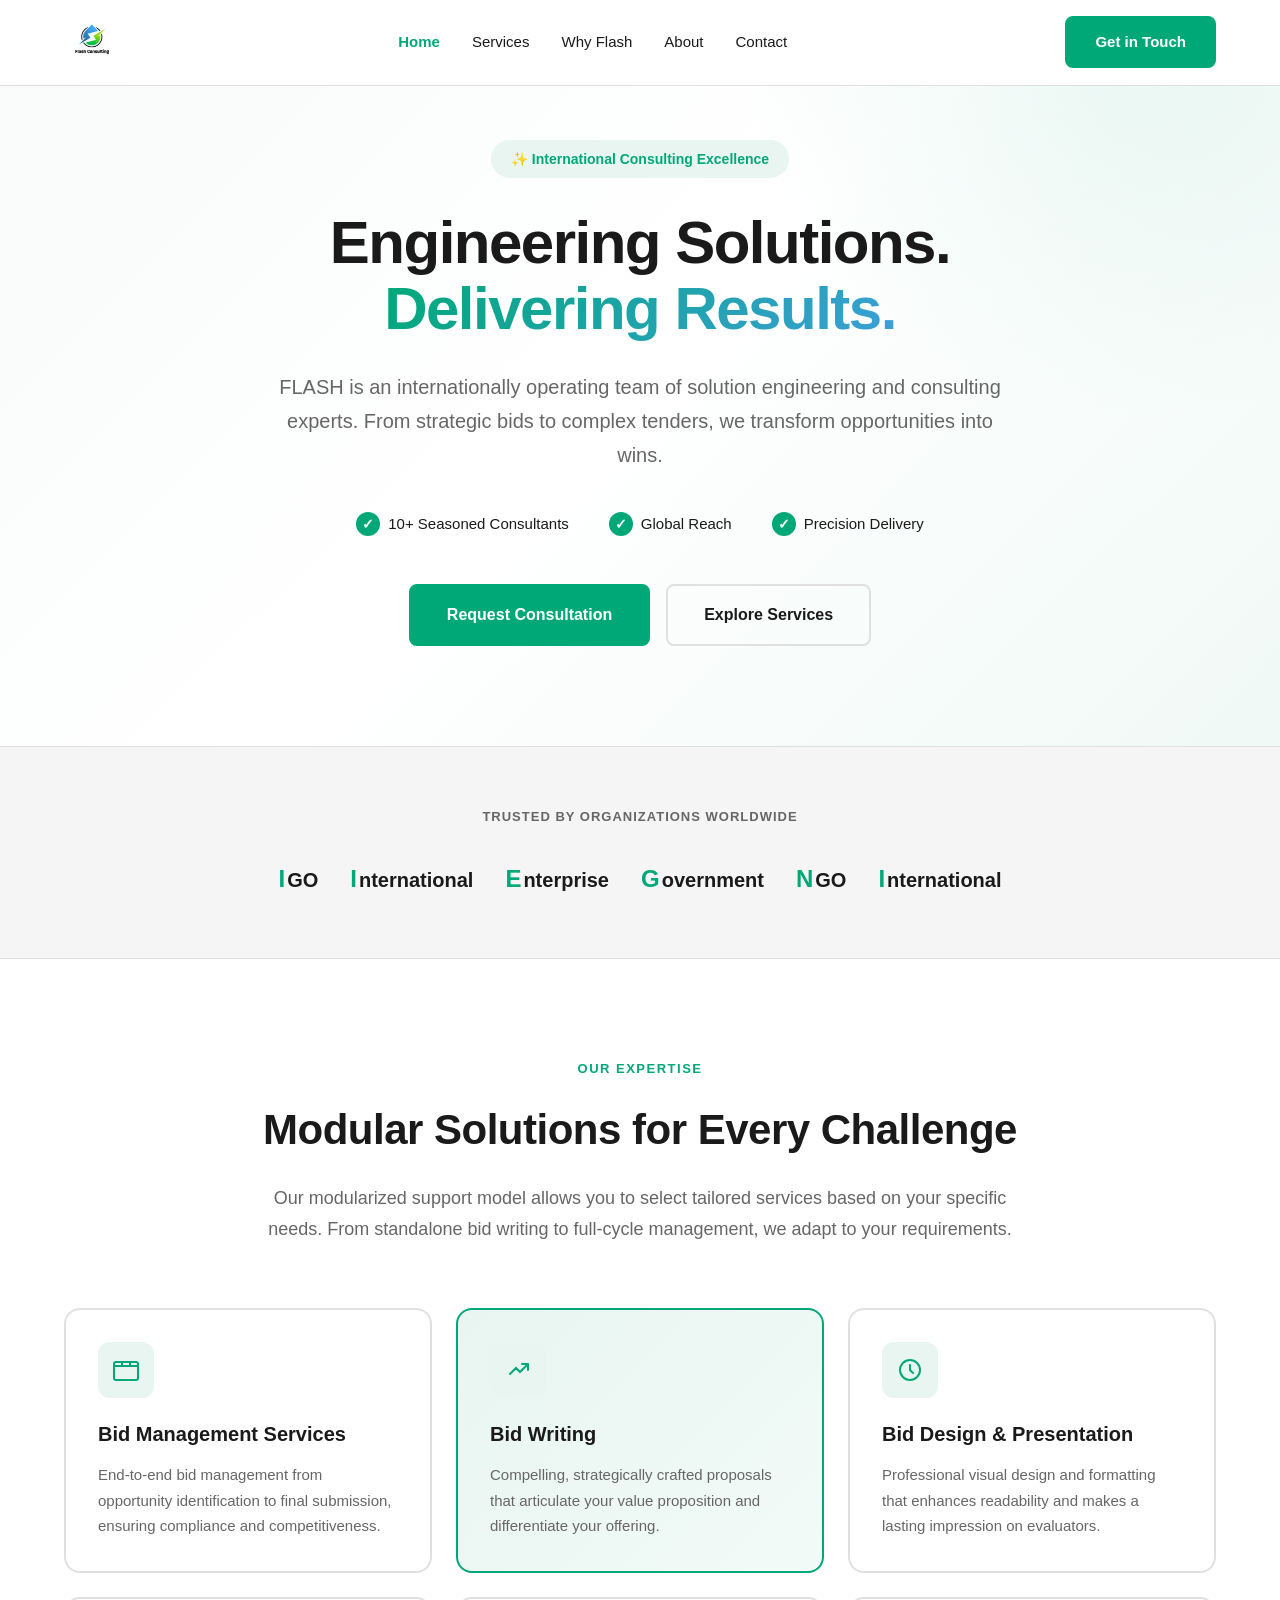
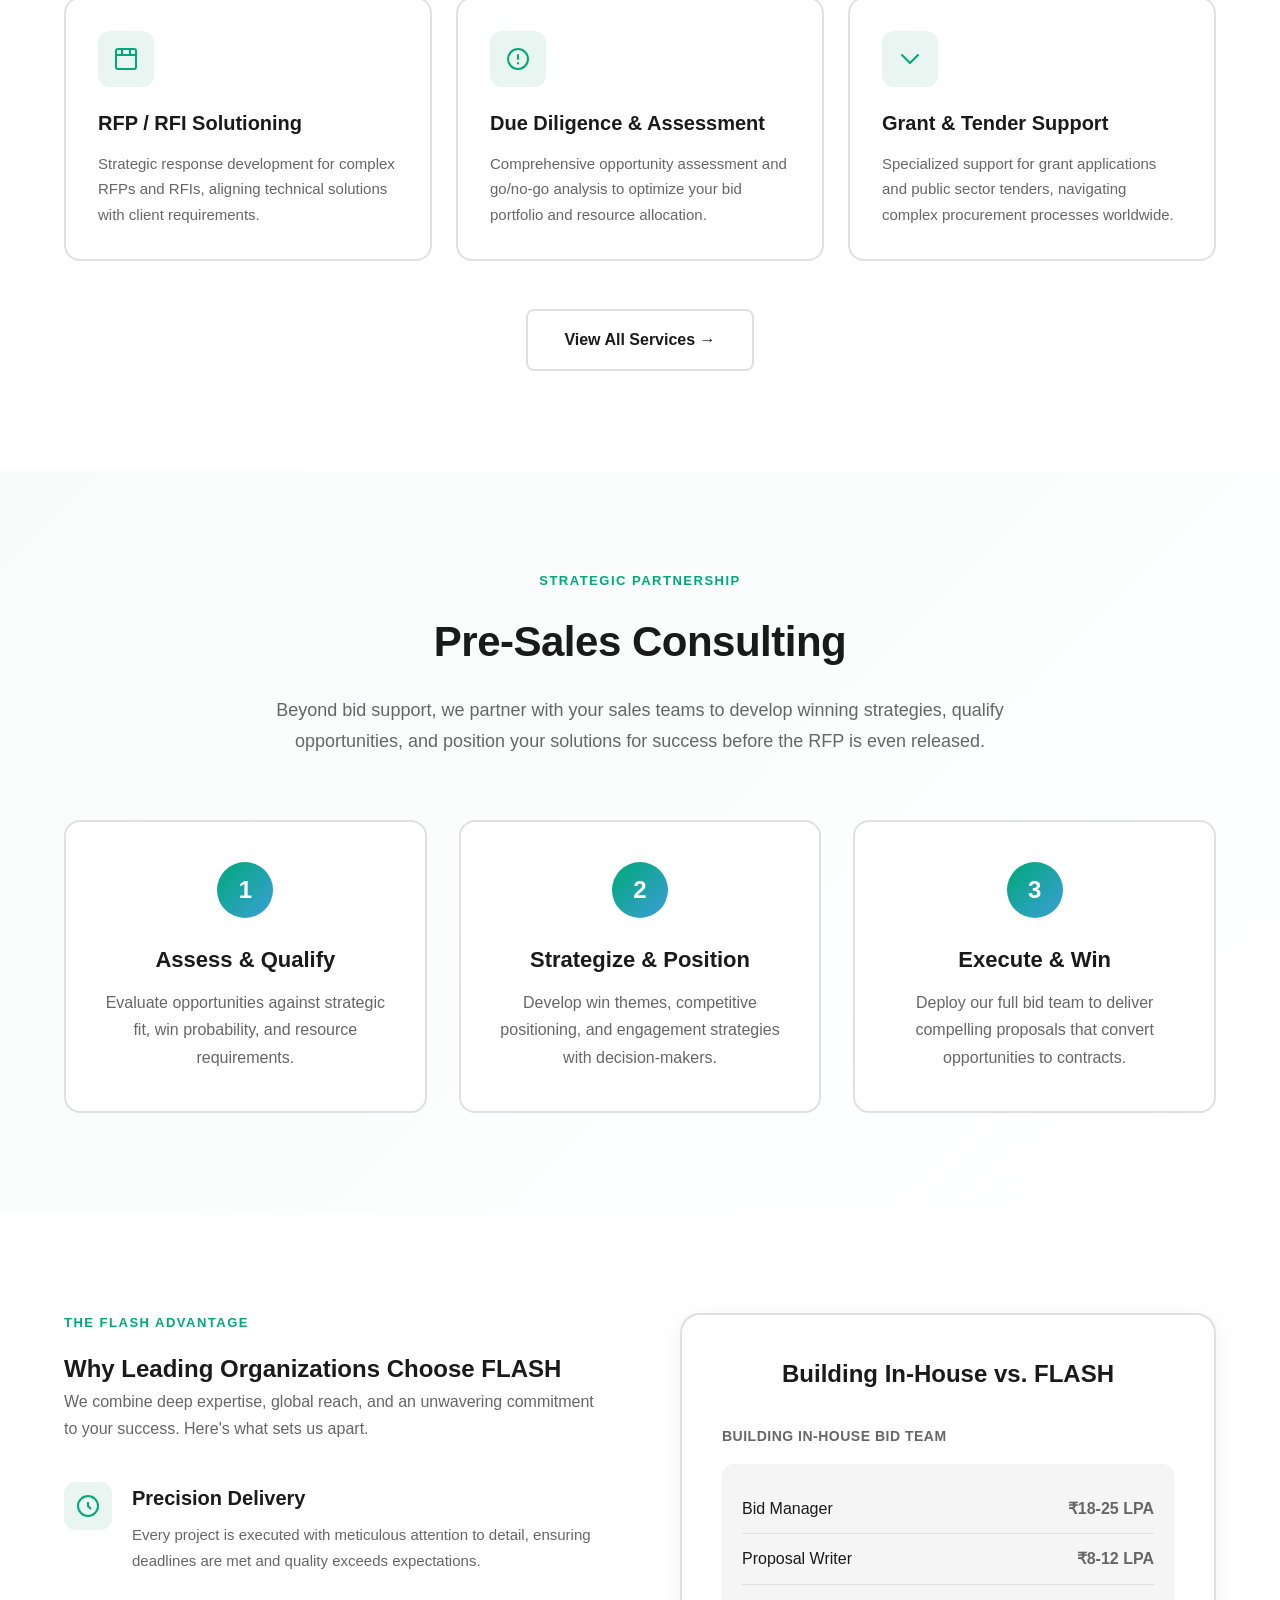
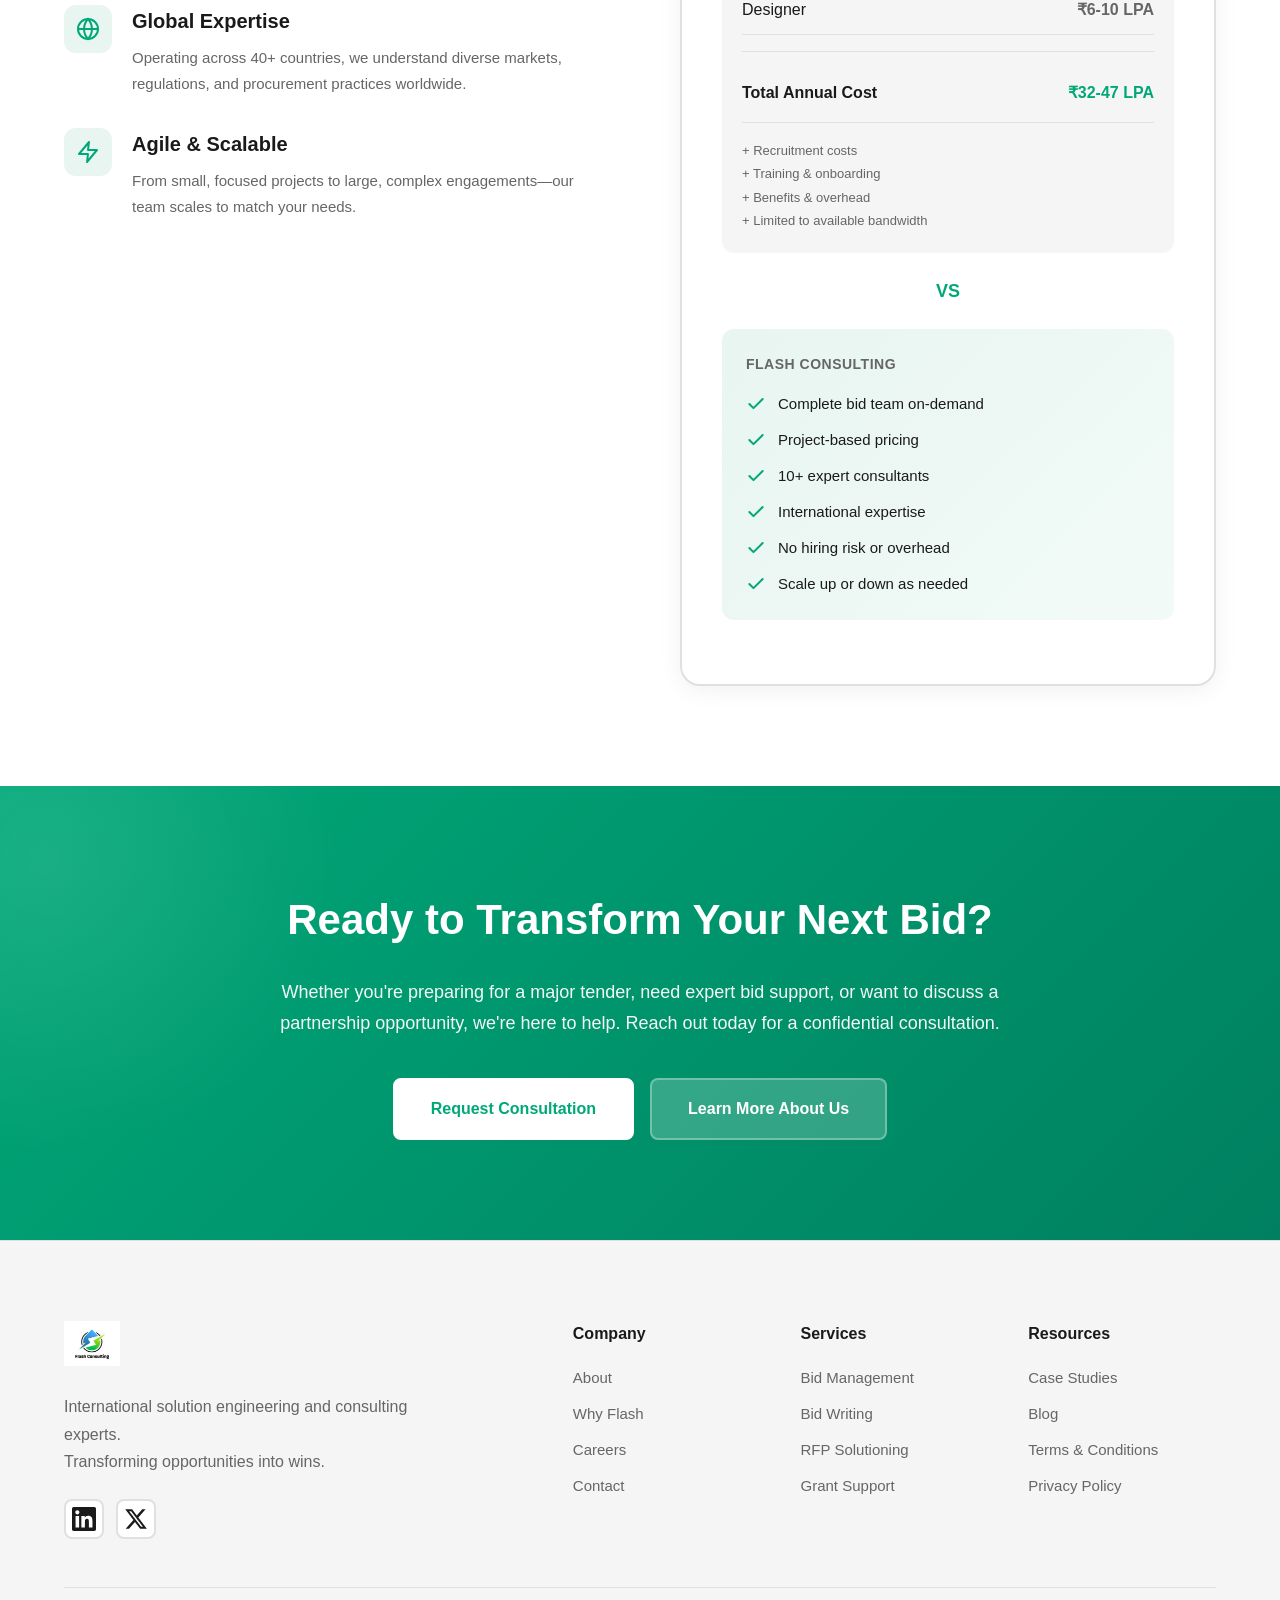
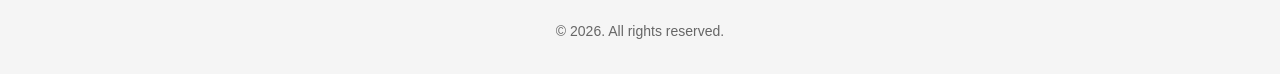
<file: index.html>
<!DOCTYPE html>
<html lang="en">
<head>
    <meta charset="UTF-8">
    <meta name="viewport" content="width=device-width, initial-scale=1.0">
    <title>FLASH Consulting | International Solution Engineering & Bid Management Excellence</title>
    <meta name="description" content="International solution engineering and consulting experts. Transforming opportunities into wins with expert bid management and strategic consulting.">
    <link rel="stylesheet" href="styles.css">
</head>
<body>
    <!-- Navigation -->
    <nav class="navbar">
        <div class="container">
            <a href="index.html" class="logo">
                <img src="flash-logo.png" alt="FLASH Consulting" class="logo-img">
            </a>
            <div class="nav-links">
                <a href="index.html">Home</a>
                <a href="services.html">Services</a>
                <a href="why-flash.html">Why Flash</a>
                <a href="about.html">About</a>
                <a href="contact.html">Contact</a>
            </div>
            <div class="nav-cta">
                <a href="contact.html" class="btn-primary">Get in Touch</a>
            </div>
            <button class="mobile-menu-toggle" aria-label="Toggle menu">
                <span></span>
                <span></span>
                <span></span>
            </button>
        </div>
    </nav>

    <!-- Hero Section -->
    <section class="hero">
        <div class="container">
            <div class="hero-content">
                <div class="hero-badge">
                    ✨ International Consulting Excellence
                </div>
                
                <h1>Engineering Solutions.<br><span class="gradient-text">Delivering Results.</span></h1>
                
                <p class="hero-subtitle">
                    FLASH is an internationally operating team of solution engineering and consulting experts. 
                    From strategic bids to complex tenders, we transform opportunities into wins.
                </p>
                
                <div class="hero-stats">
                    <div class="stat-item">
                        <div class="stat-icon">✓</div>
                        <div class="stat-text">10+ Seasoned Consultants</div>
                    </div>
                    <div class="stat-item">
                        <div class="stat-icon">✓</div>
                        <div class="stat-text">Global Reach</div>
                    </div>
                    <div class="stat-item">
                        <div class="stat-icon">✓</div>
                        <div class="stat-text">Precision Delivery</div>
                    </div>
                </div>
                
                <div class="hero-buttons">
                    <a href="contact.html" class="btn-primary btn-large">Request Consultation</a>
                    <a href="services.html" class="btn-secondary btn-large">Explore Services</a>
                </div>
            </div>
        </div>
    </section>

    <!-- Trusted By Section -->
    <section class="trusted-section">
        <div class="container">
            <p class="trusted-label">TRUSTED BY ORGANIZATIONS WORLDWIDE</p>
            <div class="trusted-categories">
                <div class="category-badge">
                    <span class="category-letter">I</span>
                    <span class="category-name">GO</span>
                </div>
                <div class="category-badge">
                    <span class="category-letter">I</span>
                    <span class="category-name">nternational</span>
                </div>
                <div class="category-badge">
                    <span class="category-letter">E</span>
                    <span class="category-name">nterprise</span>
                </div>
                <div class="category-badge">
                    <span class="category-letter">G</span>
                    <span class="category-name">overnment</span>
                </div>
                <div class="category-badge">
                    <span class="category-letter">N</span>
                    <span class="category-name">GO</span>
                </div>
                <div class="category-badge">
                    <span class="category-letter">I</span>
                    <span class="category-name">nternational</span>
                </div>
            </div>
        </div>
    </section>

    <!-- Services Overview -->
    <section class="services-overview">
        <div class="container">
            <div class="section-header">
                <p class="section-label">OUR EXPERTISE</p>
                <h2>Modular Solutions for Every Challenge</h2>
                <p class="section-subtitle">
                    Our modularized support model allows you to select tailored services based on your 
                    specific needs. From standalone bid writing to full-cycle management, we adapt to your requirements.
                </p>
            </div>

            <div class="services-grid">
                <div class="service-card">
                    <div class="service-icon">
                        <svg width="32" height="32" viewBox="0 0 32 32" fill="none">
                            <rect x="4" y="8" width="24" height="18" rx="2" stroke="currentColor" stroke-width="2"/>
                            <path d="M4 12h24M12 8v4M20 8v4" stroke="currentColor" stroke-width="2"/>
                        </svg>
                    </div>
                    <h3>Bid Management Services</h3>
                    <p>End-to-end bid management from opportunity identification to final submission, ensuring compliance and competitiveness.</p>
                </div>

                <div class="service-card highlighted">
                    <div class="service-icon">
                        <svg width="32" height="32" viewBox="0 0 32 32" fill="none">
                            <path d="M8 20l6-6 4 4 8-8M26 10v6M26 10h-6" stroke="currentColor" stroke-width="2" stroke-linecap="round"/>
                        </svg>
                    </div>
                    <h3>Bid Writing</h3>
                    <p>Compelling, strategically crafted proposals that articulate your value proposition and differentiate your offering.</p>
                </div>

                <div class="service-card">
                    <div class="service-icon">
                        <svg width="32" height="32" viewBox="0 0 32 32" fill="none">
                            <circle cx="16" cy="16" r="10" stroke="currentColor" stroke-width="2"/>
                            <path d="M16 11v5l3 3" stroke="currentColor" stroke-width="2" stroke-linecap="round"/>
                        </svg>
                    </div>
                    <h3>Bid Design & Presentation</h3>
                    <p>Professional visual design and formatting that enhances readability and makes a lasting impression on evaluators.</p>
                </div>

                <div class="service-card">
                    <div class="service-icon">
                        <svg width="32" height="32" viewBox="0 0 32 32" fill="none">
                            <rect x="6" y="6" width="20" height="20" rx="2" stroke="currentColor" stroke-width="2"/>
                            <path d="M6 12h20M12 6v6M20 6v6" stroke="currentColor" stroke-width="2"/>
                        </svg>
                    </div>
                    <h3>RFP / RFI Solutioning</h3>
                    <p>Strategic response development for complex RFPs and RFIs, aligning technical solutions with client requirements.</p>
                </div>

                <div class="service-card">
                    <div class="service-icon">
                        <svg width="32" height="32" viewBox="0 0 32 32" fill="none">
                            <circle cx="16" cy="16" r="10" stroke="currentColor" stroke-width="2"/>
                            <path d="M16 12v4M16 20v.5" stroke="currentColor" stroke-width="2" stroke-linecap="round"/>
                        </svg>
                    </div>
                    <h3>Due Diligence & Assessment</h3>
                    <p>Comprehensive opportunity assessment and go/no-go analysis to optimize your bid portfolio and resource allocation.</p>
                </div>

                <div class="service-card">
                    <div class="service-icon">
                        <svg width="32" height="32" viewBox="0 0 32 32" fill="none">
                            <path d="M8 12l8 8 8-8" stroke="currentColor" stroke-width="2" stroke-linecap="round" stroke-linejoin="round"/>
                        </svg>
                    </div>
                    <h3>Grant & Tender Support</h3>
                    <p>Specialized support for grant applications and public sector tenders, navigating complex procurement processes worldwide.</p>
                </div>
            </div>

            <div class="services-cta">
                <a href="services.html" class="btn-secondary btn-large">View All Services →</a>
            </div>
        </div>
    </section>

    <!-- Pre-Sales Consulting Section -->
    <section class="presales-section">
        <div class="container">
            <div class="section-header">
                <p class="section-label">STRATEGIC PARTNERSHIP</p>
                <h2>Pre-Sales Consulting</h2>
                <p class="section-subtitle">
                    Beyond bid support, we partner with your sales teams to develop winning strategies, 
                    qualify opportunities, and position your solutions for success before the RFP is even released.
                </p>
            </div>

            <div class="presales-steps">
                <div class="step-card">
                    <div class="step-number">1</div>
                    <h3>Assess & Qualify</h3>
                    <p>Evaluate opportunities against strategic fit, win probability, and resource requirements.</p>
                </div>

                <div class="step-card">
                    <div class="step-number">2</div>
                    <h3>Strategize & Position</h3>
                    <p>Develop win themes, competitive positioning, and engagement strategies with decision-makers.</p>
                </div>

                <div class="step-card">
                    <div class="step-number">3</div>
                    <h3>Execute & Win</h3>
                    <p>Deploy our full bid team to deliver compelling proposals that convert opportunities to contracts.</p>
                </div>
            </div>
        </div>
    </section>

    <!-- Why Choose FLASH Section -->
    <section class="why-flash-section">
        <div class="container">
            <div class="why-flash-grid">
                <div class="why-flash-content">
                    <p class="section-label">THE FLASH ADVANTAGE</p>
                    <h2>Why Leading Organizations Choose FLASH</h2>
                    <p class="why-intro">
                        We combine deep expertise, global reach, and an unwavering commitment to your success. 
                        Here's what sets us apart.
                    </p>

                    <div class="advantages-list">
                        <div class="advantage-item">
                            <div class="advantage-icon">
                                <svg width="24" height="24" viewBox="0 0 24 24" fill="none">
                                    <circle cx="12" cy="12" r="10" stroke="currentColor" stroke-width="2"/>
                                    <path d="M12 8v4l3 3" stroke="currentColor" stroke-width="2"/>
                                </svg>
                            </div>
                            <div class="advantage-content">
                                <h3>Precision Delivery</h3>
                                <p>Every project is executed with meticulous attention to detail, ensuring deadlines are met and quality exceeds expectations.</p>
                            </div>
                        </div>

                        <div class="advantage-item">
                            <div class="advantage-icon">
                                <svg width="24" height="24" viewBox="0 0 24 24" fill="none">
                                    <circle cx="12" cy="12" r="10" stroke="currentColor" stroke-width="2"/>
                                    <path d="M2 12h20M12 2a15.3 15.3 0 014 10 15.3 15.3 0 01-4 10 15.3 15.3 0 01-4-10 15.3 15.3 0 014-10z" stroke="currentColor" stroke-width="2"/>
                                </svg>
                            </div>
                            <div class="advantage-content">
                                <h3>Global Expertise</h3>
                                <p>Operating across 40+ countries, we understand diverse markets, regulations, and procurement practices worldwide.</p>
                            </div>
                        </div>

                        <div class="advantage-item">
                            <div class="advantage-icon">
                                <svg width="24" height="24" viewBox="0 0 24 24" fill="none">
                                    <path d="M13 2L3 14h9l-1 8 10-12h-9l1-8z" stroke="currentColor" stroke-width="2" stroke-linejoin="round"/>
                                </svg>
                            </div>
                            <div class="advantage-content">
                                <h3>Agile & Scalable</h3>
                                <p>From small, focused projects to large, complex engagements—our team scales to match your needs.</p>
                            </div>
                        </div>
                    </div>
                </div>

                <div class="comparison-card">
                    <h3>Building In-House vs. FLASH</h3>
                    
                    <div class="comparison-section">
                        <div class="comparison-label">Building In-House Bid Team</div>
                        <div class="comparison-items">
                            <div class="comparison-item">
                                <span class="item-role">Bid Manager</span>
                                <span class="item-cost">₹18-25 LPA</span>
                            </div>
                            <div class="comparison-item">
                                <span class="item-role">Proposal Writer</span>
                                <span class="item-cost">₹8-12 LPA</span>
                            </div>
                            <div class="comparison-item">
                                <span class="item-role">Designer</span>
                                <span class="item-cost">₹6-10 LPA</span>
                            </div>
                            <div class="comparison-divider"></div>
                            <div class="comparison-total">
                                <span>Total Annual Cost</span>
                                <span class="total-amount">₹32-47 LPA</span>
                            </div>
                            <div class="comparison-extras">
                                + Recruitment costs<br>
                                + Training & onboarding<br>
                                + Benefits & overhead<br>
                                + Limited to available bandwidth
                            </div>
                        </div>
                    </div>

                    <div class="comparison-vs">VS</div>

                    <div class="comparison-section flash-option">
                        <div class="comparison-label">FLASH Consulting</div>
                        <div class="flash-benefits">
                            <div class="benefit-item">
                                <svg width="20" height="20" viewBox="0 0 20 20" fill="none">
                                    <path d="M16.667 5L7.5 14.167 3.333 10" stroke="currentColor" stroke-width="2" stroke-linecap="round" stroke-linejoin="round"/>
                                </svg>
                                <span>Complete bid team on-demand</span>
                            </div>
                            <div class="benefit-item">
                                <svg width="20" height="20" viewBox="0 0 20 20" fill="none">
                                    <path d="M16.667 5L7.5 14.167 3.333 10" stroke="currentColor" stroke-width="2" stroke-linecap="round" stroke-linejoin="round"/>
                                </svg>
                                <span>Project-based pricing</span>
                            </div>
                            <div class="benefit-item">
                                <svg width="20" height="20" viewBox="0 0 20 20" fill="none">
                                    <path d="M16.667 5L7.5 14.167 3.333 10" stroke="currentColor" stroke-width="2" stroke-linecap="round" stroke-linejoin="round"/>
                                </svg>
                                <span>10+ expert consultants</span>
                            </div>
                            <div class="benefit-item">
                                <svg width="20" height="20" viewBox="0 0 20 20" fill="none">
                                    <path d="M16.667 5L7.5 14.167 3.333 10" stroke="currentColor" stroke-width="2" stroke-linecap="round" stroke-linejoin="round"/>
                                </svg>
                                <span>International expertise</span>
                            </div>
                            <div class="benefit-item">
                                <svg width="20" height="20" viewBox="0 0 20 20" fill="none">
                                    <path d="M16.667 5L7.5 14.167 3.333 10" stroke="currentColor" stroke-width="2" stroke-linecap="round" stroke-linejoin="round"/>
                                </svg>
                                <span>No hiring risk or overhead</span>
                            </div>
                            <div class="benefit-item">
                                <svg width="20" height="20" viewBox="0 0 20 20" fill="none">
                                    <path d="M16.667 5L7.5 14.167 3.333 10" stroke="currentColor" stroke-width="2" stroke-linecap="round" stroke-linejoin="round"/>
                                </svg>
                                <span>Scale up or down as needed</span>
                            </div>
                        </div>
                    </div>
                </div>
            </div>
        </div>
    </section>

    <!-- CTA Section -->
    <section class="cta-section">
        <div class="container">
            <div class="cta-content">
                <h2>Ready to Transform Your Next Bid?</h2>
                <p>Whether you're preparing for a major tender, need expert bid support, or want to discuss a partnership opportunity, we're here to help. Reach out today for a confidential consultation.</p>
                <div class="cta-buttons">
                    <a href="contact.html" class="btn-primary btn-large">Request Consultation</a>
                    <a href="about.html" class="btn-secondary-light btn-large">Learn More About Us</a>
                </div>
            </div>
        </div>
    </section>

    <!-- Footer -->
    <footer class="footer">
        <div class="container">
            <div class="footer-content">
                <div class="footer-brand">
                    <img src="flash-logo.png" alt="FLASH Consulting" class="footer-logo">
                    <p>International solution engineering and consulting experts.<br>Transforming opportunities into wins.</p>
                    <div class="social-links">
                        <a href="#" aria-label="LinkedIn">
                            <svg width="24" height="24" viewBox="0 0 24 24" fill="currentColor">
                                <path d="M20.447 20.452h-3.554v-5.569c0-1.328-.027-3.037-1.852-3.037-1.853 0-2.136 1.445-2.136 2.939v5.667H9.351V9h3.414v1.561h.046c.477-.9 1.637-1.85 3.37-1.85 3.601 0 4.267 2.37 4.267 5.455v6.286zM5.337 7.433c-1.144 0-2.063-.926-2.063-2.065 0-1.138.92-2.063 2.063-2.063 1.14 0 2.064.925 2.064 2.063 0 1.139-.925 2.065-2.064 2.065zm1.782 13.019H3.555V9h3.564v11.452zM22.225 0H1.771C.792 0 0 .774 0 1.729v20.542C0 23.227.792 24 1.771 24h20.451C23.2 24 24 23.227 24 22.271V1.729C24 .774 23.2 0 22.222 0h.003z"/>
                            </svg>
                        </a>
                        <a href="#" aria-label="Twitter">
                            <svg width="24" height="24" viewBox="0 0 24 24" fill="currentColor">
                                <path d="M18.244 2.25h3.308l-7.227 8.26 8.502 11.24H16.17l-5.214-6.817L4.99 21.75H1.68l7.73-8.835L1.254 2.25H8.08l4.713 6.231zm-1.161 17.52h1.833L7.084 4.126H5.117z"/>
                            </svg>
                        </a>
                    </div>
                </div>
                <div class="footer-links">
                    <div class="footer-column">
                        <h4>Company</h4>
                        <a href="about.html">About</a>
                        <a href="why-flash.html">Why Flash</a>
                        <a href="#">Careers</a>
                        <a href="contact.html">Contact</a>
                    </div>
                    <div class="footer-column">
                        <h4>Services</h4>
                        <a href="services.html">Bid Management</a>
                        <a href="services.html">Bid Writing</a>
                        <a href="services.html">RFP Solutioning</a>
                        <a href="services.html">Grant Support</a>
                    </div>
                    <div class="footer-column">
                        <h4>Resources</h4>
                        <a href="#">Case Studies</a>
                        <a href="#">Blog</a>
                        <a href="#">Terms & Conditions</a>
                        <a href="#">Privacy Policy</a>
                    </div>
                </div>
            </div>
            <div class="footer-bottom">
                <p>&copy; 2026. All rights reserved.</p>
            </div>
        </div>
    </footer>

    <script src="script.js"></script>
</body>
</html>
</file>
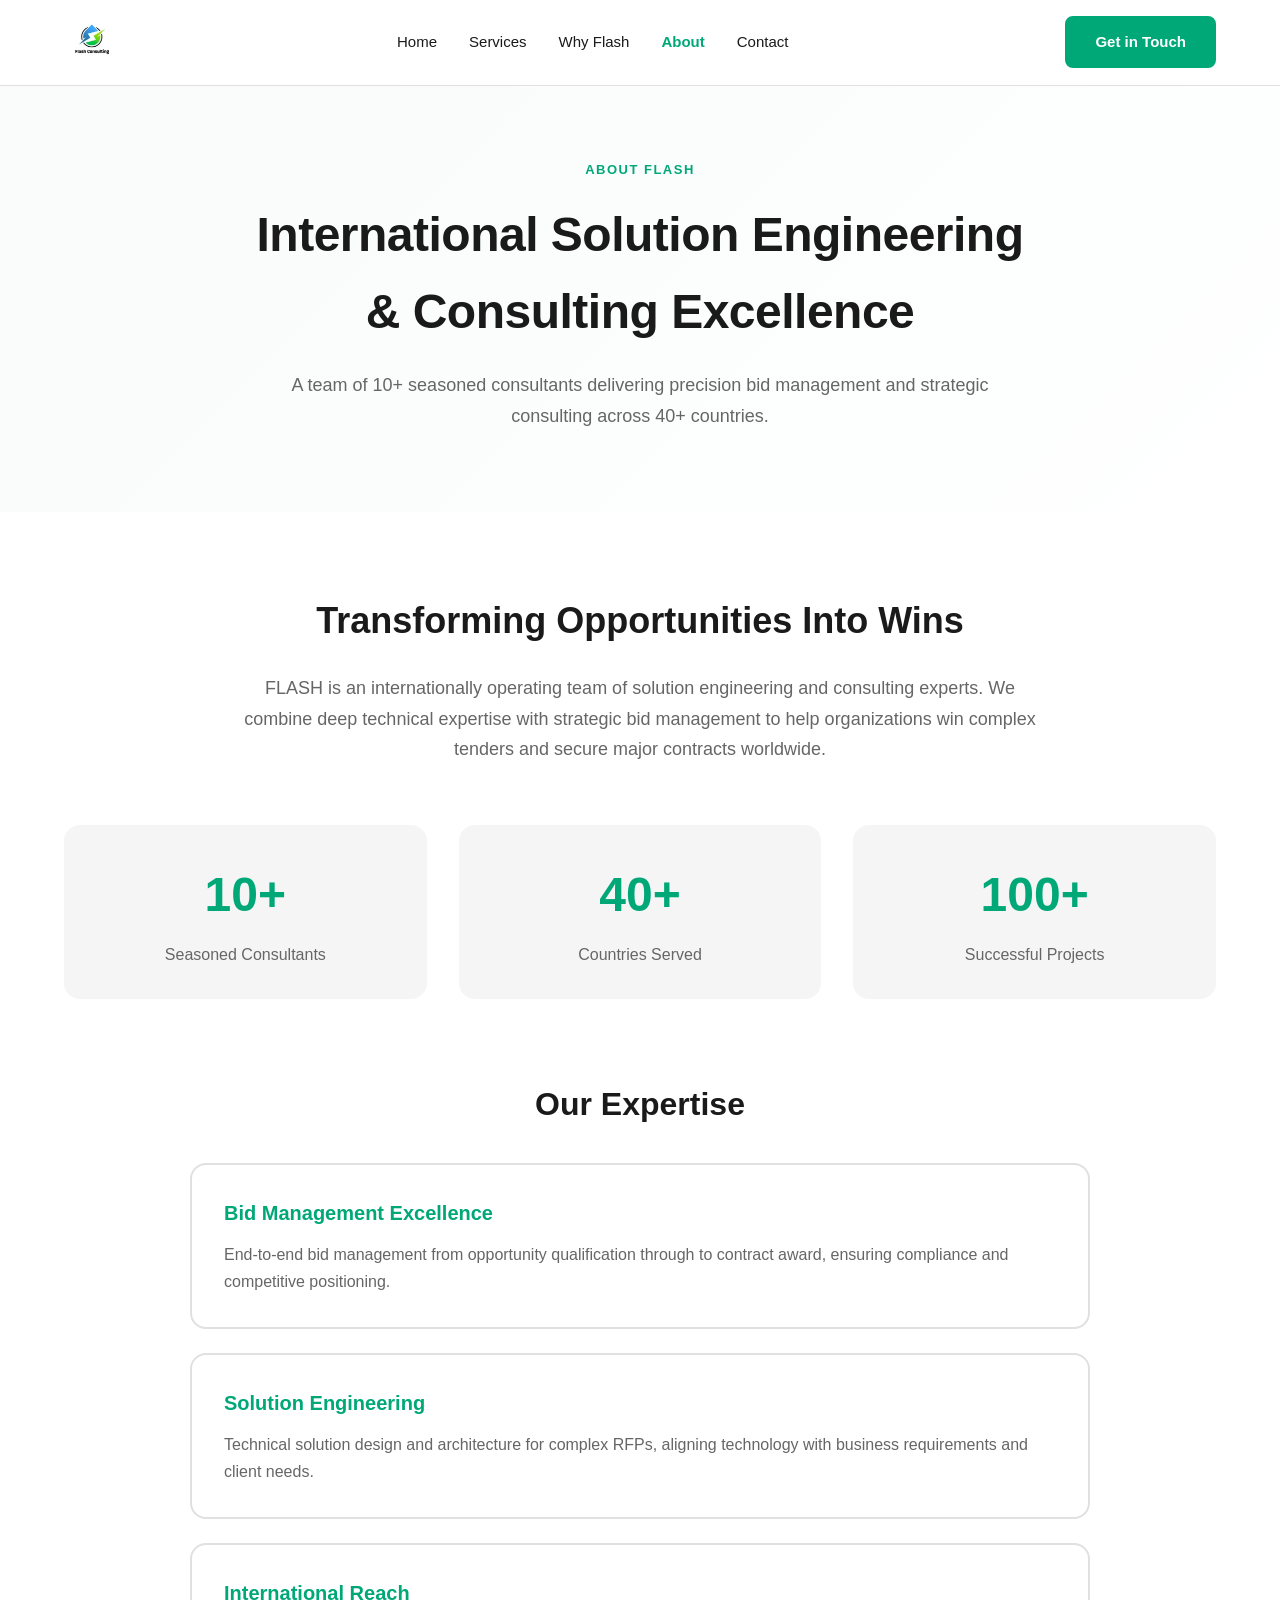
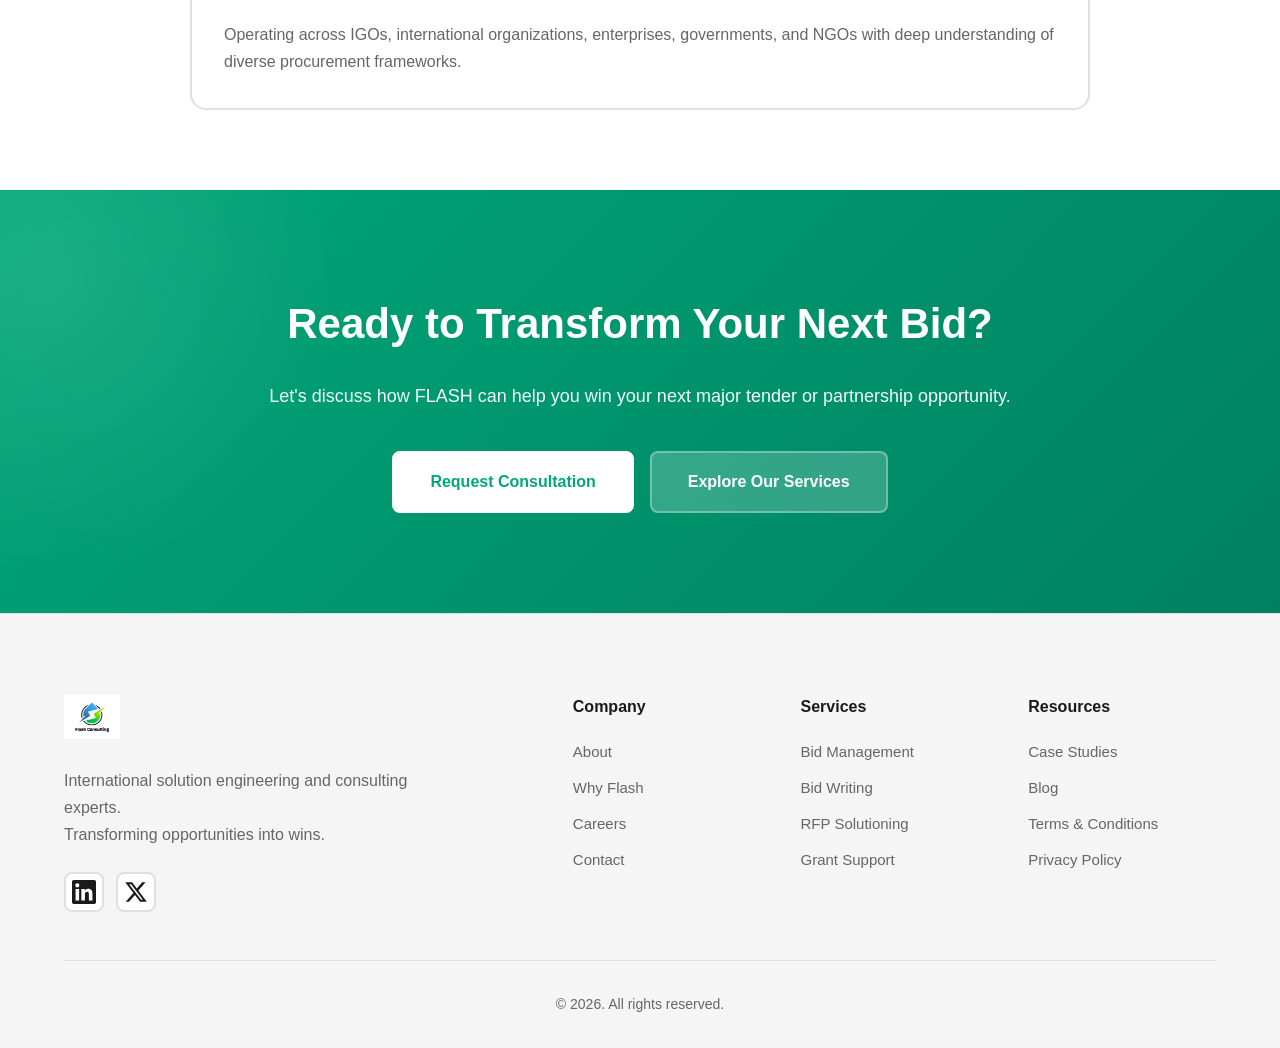
<file: about.html>
<!DOCTYPE html>
<html lang="en">
<head>
    <meta charset="UTF-8">
    <meta name="viewport" content="width=device-width, initial-scale=1.0">
    <title>About Us | FLASH Consulting</title>
    <link rel="stylesheet" href="styles.css">
    <link rel="stylesheet" href="pages.css">
</head>
<body>
    <nav class="navbar">
        <div class="container">
            <a href="index.html" class="logo">
                <img src="flash-logo.png" alt="FLASH Consulting" class="logo-img">
            </a>
            <div class="nav-links">
                <a href="index.html">Home</a>
                <a href="services.html">Services</a>
                <a href="why-flash.html">Why Flash</a>
                <a href="about.html">About</a>
                <a href="contact.html">Contact</a>
            </div>
            <div class="nav-cta">
                <a href="contact.html" class="btn-primary">Get in Touch</a>
            </div>
            <button class="mobile-menu-toggle" aria-label="Toggle menu">
                <span></span><span></span><span></span>
            </button>
        </div>
    </nav>

    <section class="page-hero">
        <div class="container">
            <p class="page-label">ABOUT FLASH</p>
            <h1>International Solution Engineering & Consulting Excellence</h1>
            <p class="page-subtitle">A team of 10+ seasoned consultants delivering precision bid management and strategic consulting across 40+ countries.</p>
        </div>
    </section>

    <section class="about-content" style="padding: 80px 0;">
        <div class="container">
            <div class="about-intro" style="max-width: 800px; margin: 0 auto 60px; text-align: center;">
                <h2 style="font-size: 36px; margin-bottom: 24px;">Transforming Opportunities Into Wins</h2>
                <p style="font-size: 18px; color: var(--gray-text); line-height: 1.7;">FLASH is an internationally operating team of solution engineering and consulting experts. We combine deep technical expertise with strategic bid management to help organizations win complex tenders and secure major contracts worldwide.</p>
            </div>

            <div style="display: grid; grid-template-columns: repeat(auto-fit, minmax(250px, 1fr)); gap: 32px; margin-bottom: 80px;">
                <div style="text-align: center; padding: 32px; background: var(--light-gray); border-radius: 16px;">
                    <div style="font-size: 48px; font-weight: 700; color: var(--primary-green); margin-bottom: 8px;">10+</div>
                    <div style="color: var(--gray-text);">Seasoned Consultants</div>
                </div>
                <div style="text-align: center; padding: 32px; background: var(--light-gray); border-radius: 16px;">
                    <div style="font-size: 48px; font-weight: 700; color: var(--primary-green); margin-bottom: 8px;">40+</div>
                    <div style="color: var(--gray-text);">Countries Served</div>
                </div>
                <div style="text-align: center; padding: 32px; background: var(--light-gray); border-radius: 16px;">
                    <div style="font-size: 48px; font-weight: 700; color: var(--primary-green); margin-bottom: 8px;">100+</div>
                    <div style="color: var(--gray-text);">Successful Projects</div>
                </div>
            </div>

            <div style="max-width: 900px; margin: 0 auto;">
                <h2 style="font-size: 32px; margin-bottom: 32px; text-align: center;">Our Expertise</h2>
                <div style="display: grid; gap: 24px;">
                    <div style="padding: 32px; border: 2px solid var(--border-color); border-radius: 16px;">
                        <h3 style="font-size: 20px; margin-bottom: 12px; color: var(--primary-green);">Bid Management Excellence</h3>
                        <p style="color: var(--gray-text); line-height: 1.7;">End-to-end bid management from opportunity qualification through to contract award, ensuring compliance and competitive positioning.</p>
                    </div>
                    <div style="padding: 32px; border: 2px solid var(--border-color); border-radius: 16px;">
                        <h3 style="font-size: 20px; margin-bottom: 12px; color: var(--primary-green);">Solution Engineering</h3>
                        <p style="color: var(--gray-text); line-height: 1.7;">Technical solution design and architecture for complex RFPs, aligning technology with business requirements and client needs.</p>
                    </div>
                    <div style="padding: 32px; border: 2px solid var(--border-color); border-radius: 16px;">
                        <h3 style="font-size: 20px; margin-bottom: 12px; color: var(--primary-green);">International Reach</h3>
                        <p style="color: var(--gray-text); line-height: 1.7;">Operating across IGOs, international organizations, enterprises, governments, and NGOs with deep understanding of diverse procurement frameworks.</p>
                    </div>
                </div>
            </div>
        </div>
    </section>

    <section class="cta-section">
        <div class="container">
            <div class="cta-content">
                <h2>Ready to Transform Your Next Bid?</h2>
                <p>Let's discuss how FLASH can help you win your next major tender or partnership opportunity.</p>
                <div class="cta-buttons">
                    <a href="contact.html" class="btn-primary btn-large">Request Consultation</a>
                    <a href="services.html" class="btn-secondary-light btn-large">Explore Our Services</a>
                </div>
            </div>
        </div>
    </section>

    <footer class="footer">
        <div class="container">
            <div class="footer-content">
                <div class="footer-brand">
                    <img src="flash-logo.png" alt="FLASH Consulting" class="footer-logo">
                    <p>International solution engineering and consulting experts.<br>Transforming opportunities into wins.</p>
                    <div class="social-links">
                        <a href="#" aria-label="LinkedIn"><svg width="24" height="24" viewBox="0 0 24 24" fill="currentColor"><path d="M20.447 20.452h-3.554v-5.569c0-1.328-.027-3.037-1.852-3.037-1.853 0-2.136 1.445-2.136 2.939v5.667H9.351V9h3.414v1.561h.046c.477-.9 1.637-1.85 3.37-1.85 3.601 0 4.267 2.37 4.267 5.455v6.286zM5.337 7.433c-1.144 0-2.063-.926-2.063-2.065 0-1.138.92-2.063 2.063-2.063 1.14 0 2.064.925 2.064 2.063 0 1.139-.925 2.065-2.064 2.065zm1.782 13.019H3.555V9h3.564v11.452zM22.225 0H1.771C.792 0 0 .774 0 1.729v20.542C0 23.227.792 24 1.771 24h20.451C23.2 24 24 23.227 24 22.271V1.729C24 .774 23.2 0 22.222 0h.003z"/></svg></a>
                        <a href="#" aria-label="Twitter"><svg width="24" height="24" viewBox="0 0 24 24" fill="currentColor"><path d="M18.244 2.25h3.308l-7.227 8.26 8.502 11.24H16.17l-5.214-6.817L4.99 21.75H1.68l7.73-8.835L1.254 2.25H8.08l4.713 6.231zm-1.161 17.52h1.833L7.084 4.126H5.117z"/></svg></a>
                    </div>
                </div>
                <div class="footer-links">
                    <div class="footer-column">
                        <h4>Company</h4>
                        <a href="about.html">About</a>
                        <a href="why-flash.html">Why Flash</a>
                        <a href="#">Careers</a>
                        <a href="contact.html">Contact</a>
                    </div>
                    <div class="footer-column">
                        <h4>Services</h4>
                        <a href="services.html">Bid Management</a>
                        <a href="services.html">Bid Writing</a>
                        <a href="services.html">RFP Solutioning</a>
                        <a href="services.html">Grant Support</a>
                    </div>
                    <div class="footer-column">
                        <h4>Resources</h4>
                        <a href="#">Case Studies</a>
                        <a href="#">Blog</a>
                        <a href="#">Terms & Conditions</a>
                        <a href="#">Privacy Policy</a>
                    </div>
                </div>
            </div>
            <div class="footer-bottom">
                <p>&copy; 2026. All rights reserved.</p>
            </div>
        </div>
    </footer>

    <script src="script.js"></script>
</body>
</html>
</file>
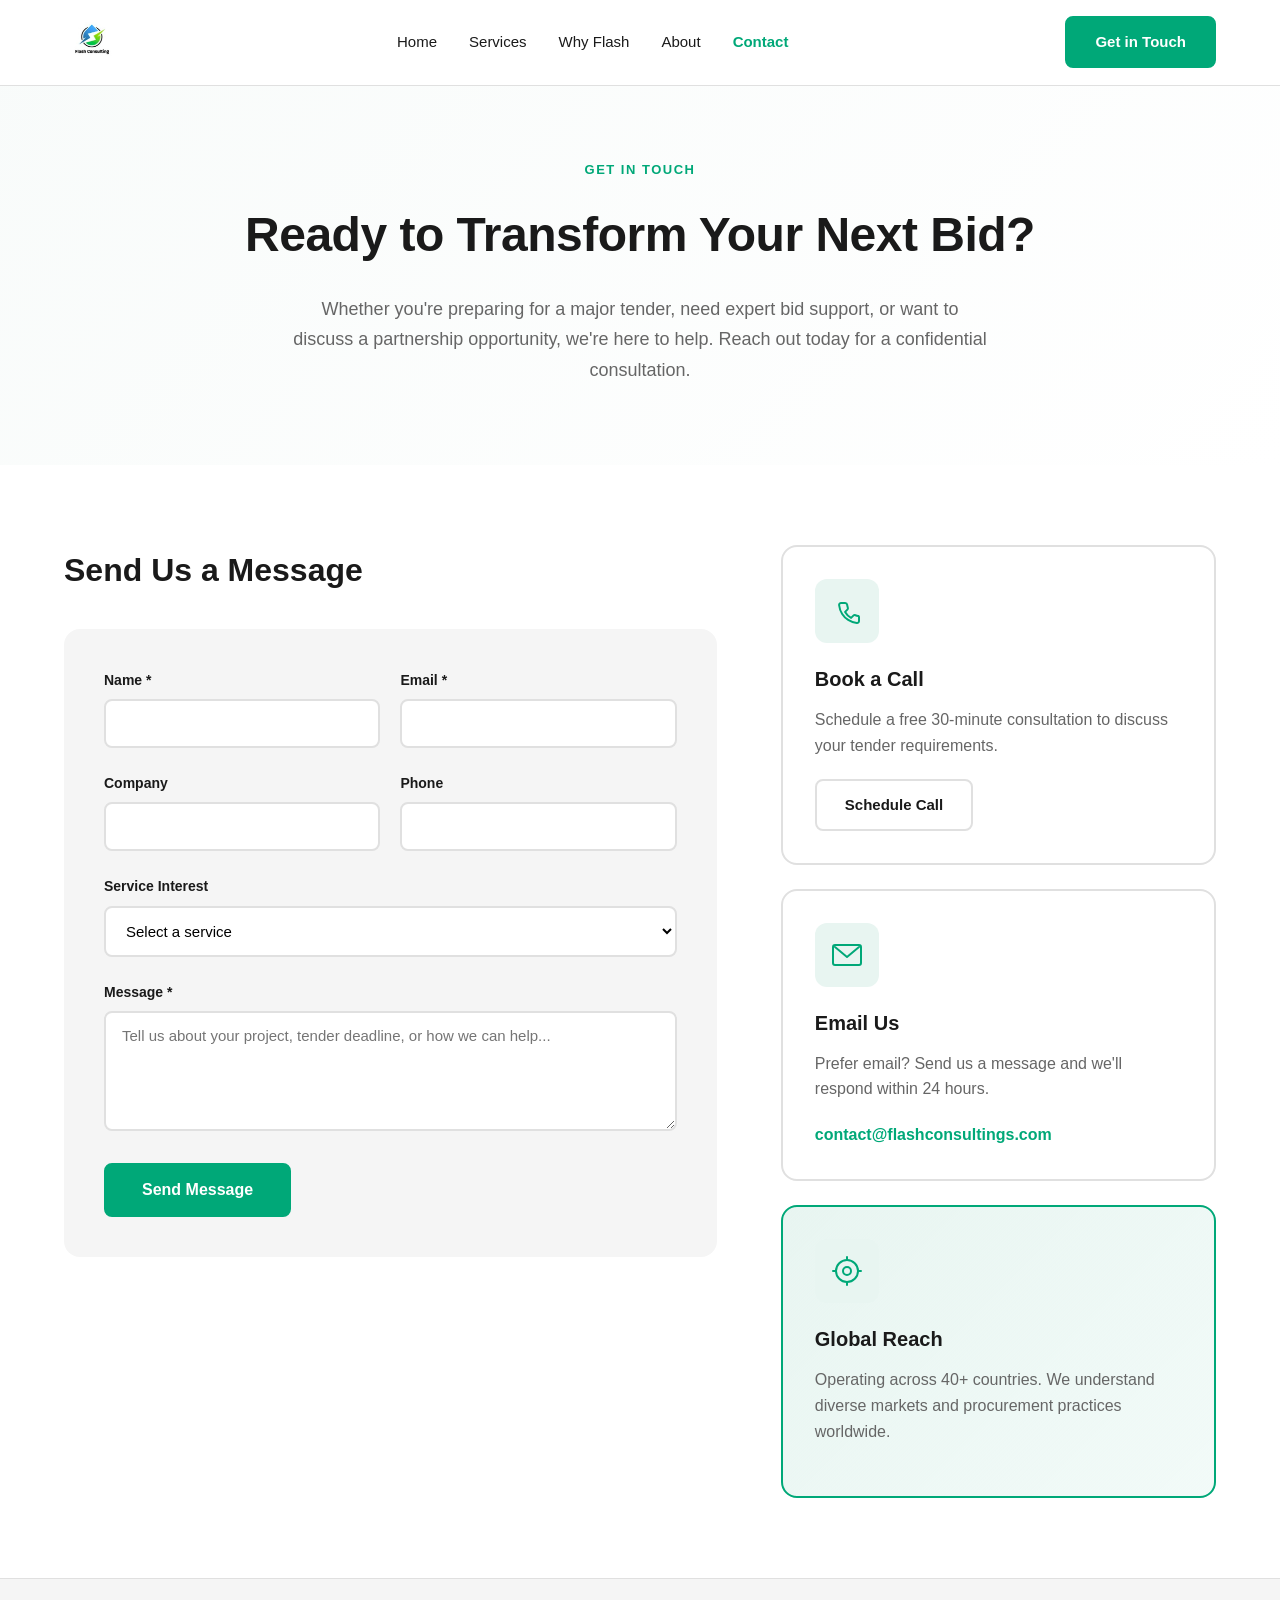
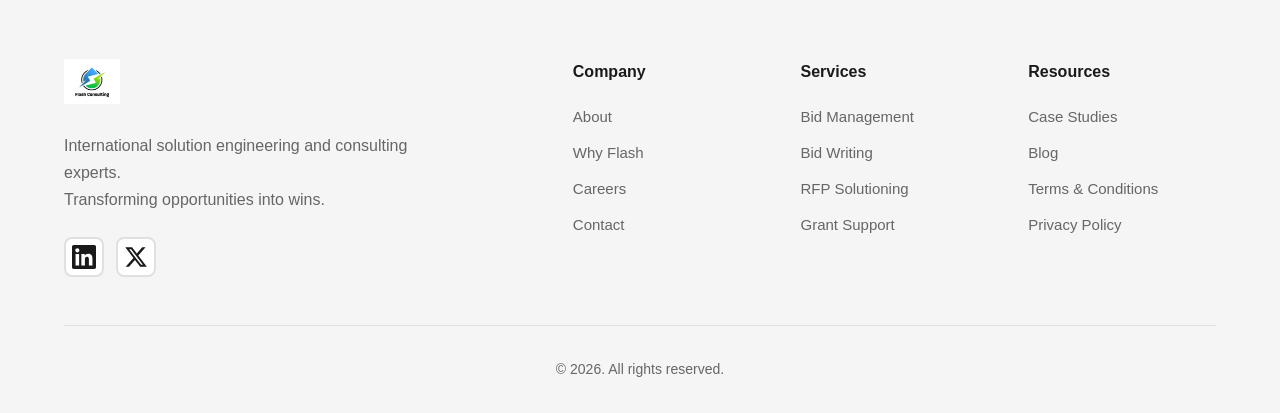
<file: contact.html>
<!DOCTYPE html>
<html lang="en">
<head>
    <meta charset="UTF-8">
    <meta name="viewport" content="width=device-width, initial-scale=1.0">
    <title>Contact Us | FLASH Consulting</title>
    <meta name="description" content="Get in touch with FLASH Consulting for expert bid management services.">
    <link rel="stylesheet" href="styles.css">
    <link rel="stylesheet" href="pages.css">
</head>
<body>
    <nav class="navbar">
        <div class="container">
            <a href="index.html" class="logo">
                <img src="flash-logo.png" alt="FLASH Consulting" class="logo-img">
            </a>
            <div class="nav-links">
                <a href="index.html">Home</a>
                <a href="services.html">Services</a>
                <a href="why-flash.html">Why Flash</a>
                <a href="about.html">About</a>
                <a href="contact.html">Contact</a>
            </div>
            <div class="nav-cta">
                <a href="contact.html" class="btn-primary">Get in Touch</a>
            </div>
            <button class="mobile-menu-toggle" aria-label="Toggle menu">
                <span></span><span></span><span></span>
            </button>
        </div>
    </nav>

    <section class="page-hero">
        <div class="container">
            <p class="page-label">GET IN TOUCH</p>
            <h1>Ready to Transform Your Next Bid?</h1>
            <p class="page-subtitle">Whether you're preparing for a major tender, need expert bid support, or want to discuss a partnership opportunity, we're here to help. Reach out today for a confidential consultation.</p>
        </div>
    </section>

    <section class="contact-section">
        <div class="container">
            <div class="contact-grid">
                <div class="contact-form-wrapper">
                    <h2>Send Us a Message</h2>
                    <form id="contactForm" class="contact-form" name="contact" method="POST" data-netlify="true">
                        <input type="hidden" name="form-name" value="contact">
                        <div class="form-row">
                            <div class="form-group">
                                <label for="name">Name *</label>
                                <input type="text" id="name" name="name" required>
                            </div>
                            <div class="form-group">
                                <label for="email">Email *</label>
                                <input type="email" id="email" name="email" required>
                            </div>
                        </div>
                        <div class="form-row">
                            <div class="form-group">
                                <label for="company">Company</label>
                                <input type="text" id="company" name="company">
                            </div>
                            <div class="form-group">
                                <label for="phone">Phone</label>
                                <input type="tel" id="phone" name="phone">
                            </div>
                        </div>
                        <div class="form-group">
                            <label for="service">Service Interest</label>
                            <select id="service" name="service">
                                <option value="">Select a service</option>
                                <option value="bid-management">Bid Management Services</option>
                                <option value="bid-writing">Bid Writing</option>
                                <option value="bid-design">Bid Design & Presentation</option>
                                <option value="rfp-solution">RFP/RFI Solutioning</option>
                                <option value="due-diligence">Due Diligence & Assessment</option>
                                <option value="grant-support">Grant & Tender Support</option>
                                <option value="presales">Pre-Sales Consulting</option>
                                <option value="other">Other</option>
                            </select>
                        </div>
                        <div class="form-group">
                            <label for="message">Message *</label>
                            <textarea id="message" name="message" rows="5" required placeholder="Tell us about your project, tender deadline, or how we can help..."></textarea>
                        </div>
                        <button type="submit" class="btn-primary btn-large">Send Message</button>
                        <div id="formStatus" class="form-status"></div>
                    </form>
                </div>

                <div class="contact-info-cards">
                    <div class="info-card">
                        <div class="info-icon">
                            <svg width="32" height="32" viewBox="0 0 32 32" fill="none">
                                <path d="M28 22v4a2 2 0 01-2.18 2 19.79 19.79 0 01-8.63-3.07 19.5 19.5 0 01-6-6 19.79 19.79 0 01-3.07-8.67A2 2 0 0110.11 8h4a2 2 0 012 1.72 12.84 12.84 0 00.7 2.81 2 2 0 01-.45 2.11L14.09 16.9a16 16 0 006 6l2.26-2.26a2 2 0 012.11-.45 12.84 12.84 0 002.81.7A2 2 0 0128 22z" stroke="currentColor" stroke-width="2" stroke-linecap="round" stroke-linejoin="round"/>
                            </svg>
                        </div>
                        <h3>Book a Call</h3>
                        <p>Schedule a free 30-minute consultation to discuss your tender requirements.</p>
                        <a href="https://calendly.com/your-calendly-link" class="btn-secondary" target="_blank">Schedule Call</a>
                    </div>

                    <div class="info-card">
                        <div class="info-icon">
                            <svg width="32" height="32" viewBox="0 0 32 32" fill="none">
                                <path d="M28 8l-12 10L4 8m24-2H4a2 2 0 00-2 2v16a2 2 0 002 2h24a2 2 0 002-2V8a2 2 0 00-2-2z" stroke="currentColor" stroke-width="2" stroke-linecap="round" stroke-linejoin="round"/>
                            </svg>
                        </div>
                        <h3>Email Us</h3>
                        <p>Prefer email? Send us a message and we'll respond within 24 hours.</p>
                        <a href="mailto:contact@flashconsultings.com" class="email-link">contact@flashconsultings.com</a>
                    </div>

                    <div class="info-card highlight">
                        <div class="info-icon">
                            <svg width="32" height="32" viewBox="0 0 32 32" fill="none">
                                <circle cx="16" cy="16" r="4" stroke="currentColor" stroke-width="2"/>
                                <circle cx="16" cy="16" r="11" stroke="currentColor" stroke-width="2"/>
                                <path d="M16 2v3M16 27v3M2 16h3M27 16h3" stroke="currentColor" stroke-width="2" stroke-linecap="round"/>
                            </svg>
                        </div>
                        <h3>Global Reach</h3>
                        <p>Operating across 40+ countries. We understand diverse markets and procurement practices worldwide.</p>
                    </div>
                </div>
            </div>
        </div>
    </section>

    <footer class="footer">
        <div class="container">
            <div class="footer-content">
                <div class="footer-brand">
                    <img src="flash-logo.png" alt="FLASH Consulting" class="footer-logo">
                    <p>International solution engineering and consulting experts.<br>Transforming opportunities into wins.</p>
                    <div class="social-links">
                        <a href="#" aria-label="LinkedIn">
                            <svg width="24" height="24" viewBox="0 0 24 24" fill="currentColor">
                                <path d="M20.447 20.452h-3.554v-5.569c0-1.328-.027-3.037-1.852-3.037-1.853 0-2.136 1.445-2.136 2.939v5.667H9.351V9h3.414v1.561h.046c.477-.9 1.637-1.85 3.37-1.85 3.601 0 4.267 2.37 4.267 5.455v6.286zM5.337 7.433c-1.144 0-2.063-.926-2.063-2.065 0-1.138.92-2.063 2.063-2.063 1.14 0 2.064.925 2.064 2.063 0 1.139-.925 2.065-2.064 2.065zm1.782 13.019H3.555V9h3.564v11.452zM22.225 0H1.771C.792 0 0 .774 0 1.729v20.542C0 23.227.792 24 1.771 24h20.451C23.2 24 24 23.227 24 22.271V1.729C24 .774 23.2 0 22.222 0h.003z"/>
                            </svg>
                        </a>
                        <a href="#" aria-label="Twitter">
                            <svg width="24" height="24" viewBox="0 0 24 24" fill="currentColor">
                                <path d="M18.244 2.25h3.308l-7.227 8.26 8.502 11.24H16.17l-5.214-6.817L4.99 21.75H1.68l7.73-8.835L1.254 2.25H8.08l4.713 6.231zm-1.161 17.52h1.833L7.084 4.126H5.117z"/>
                            </svg>
                        </a>
                    </div>
                </div>
                <div class="footer-links">
                    <div class="footer-column">
                        <h4>Company</h4>
                        <a href="about.html">About</a>
                        <a href="why-flash.html">Why Flash</a>
                        <a href="#">Careers</a>
                        <a href="contact.html">Contact</a>
                    </div>
                    <div class="footer-column">
                        <h4>Services</h4>
                        <a href="services.html">Bid Management</a>
                        <a href="services.html">Bid Writing</a>
                        <a href="services.html">RFP Solutioning</a>
                        <a href="services.html">Grant Support</a>
                    </div>
                    <div class="footer-column">
                        <h4>Resources</h4>
                        <a href="#">Case Studies</a>
                        <a href="#">Blog</a>
                        <a href="#">Terms & Conditions</a>
                        <a href="#">Privacy Policy</a>
                    </div>
                </div>
            </div>
            <div class="footer-bottom">
                <p>&copy; 2026. All rights reserved.</p>
            </div>
        </div>
    </footer>

    <script src="script.js"></script>
</body>
</html>
</file>
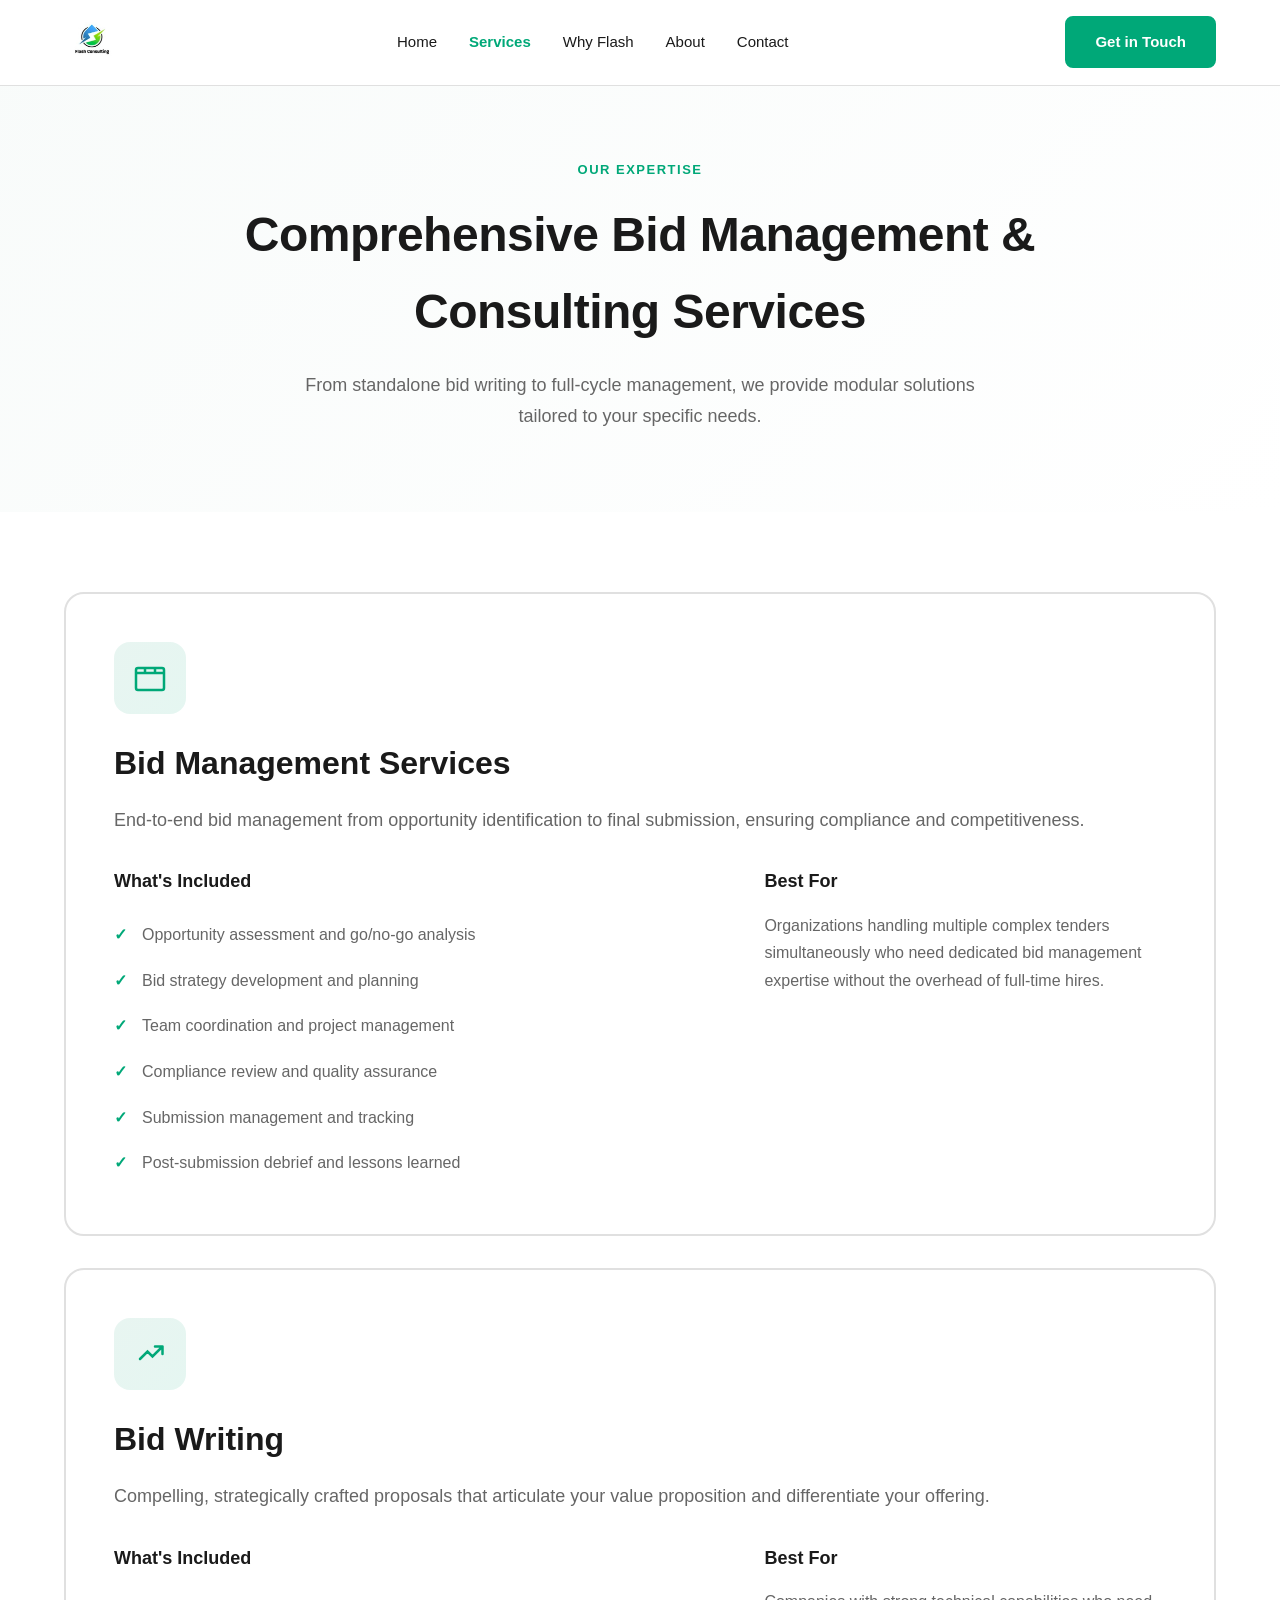
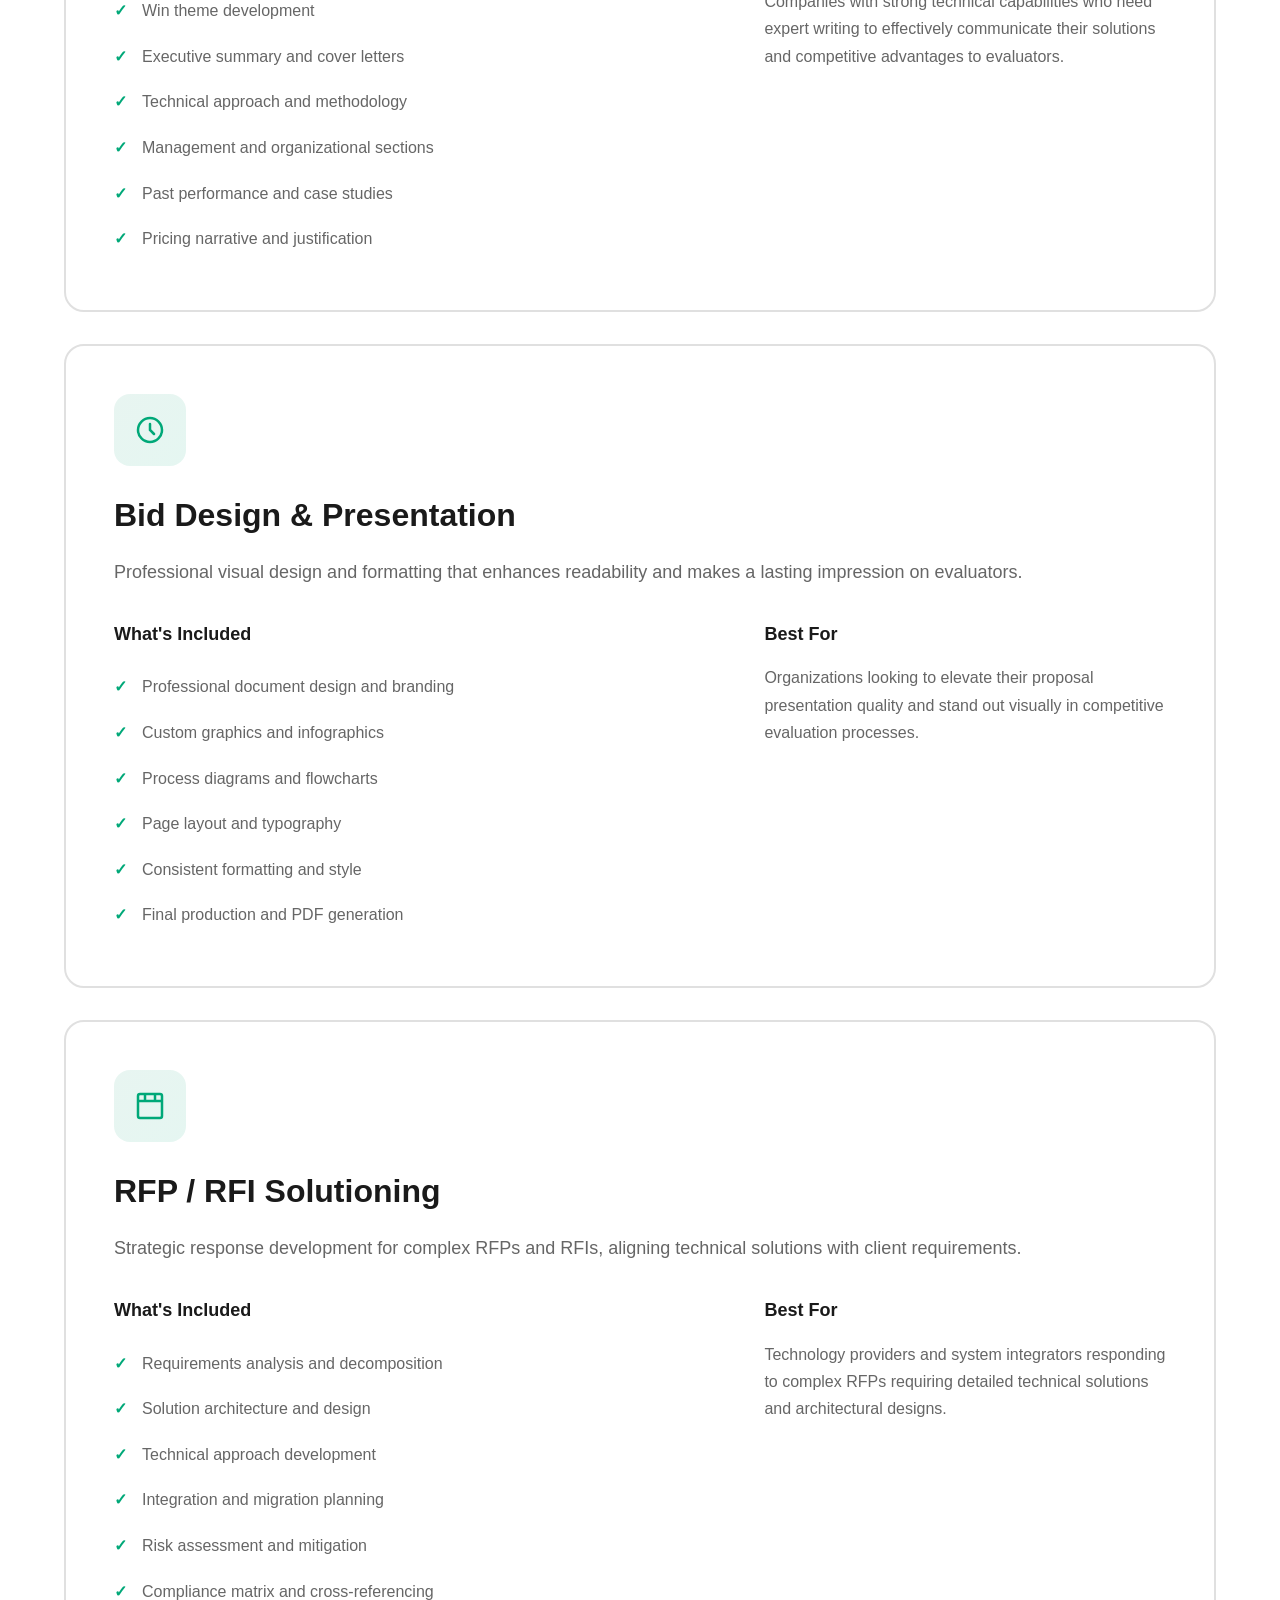
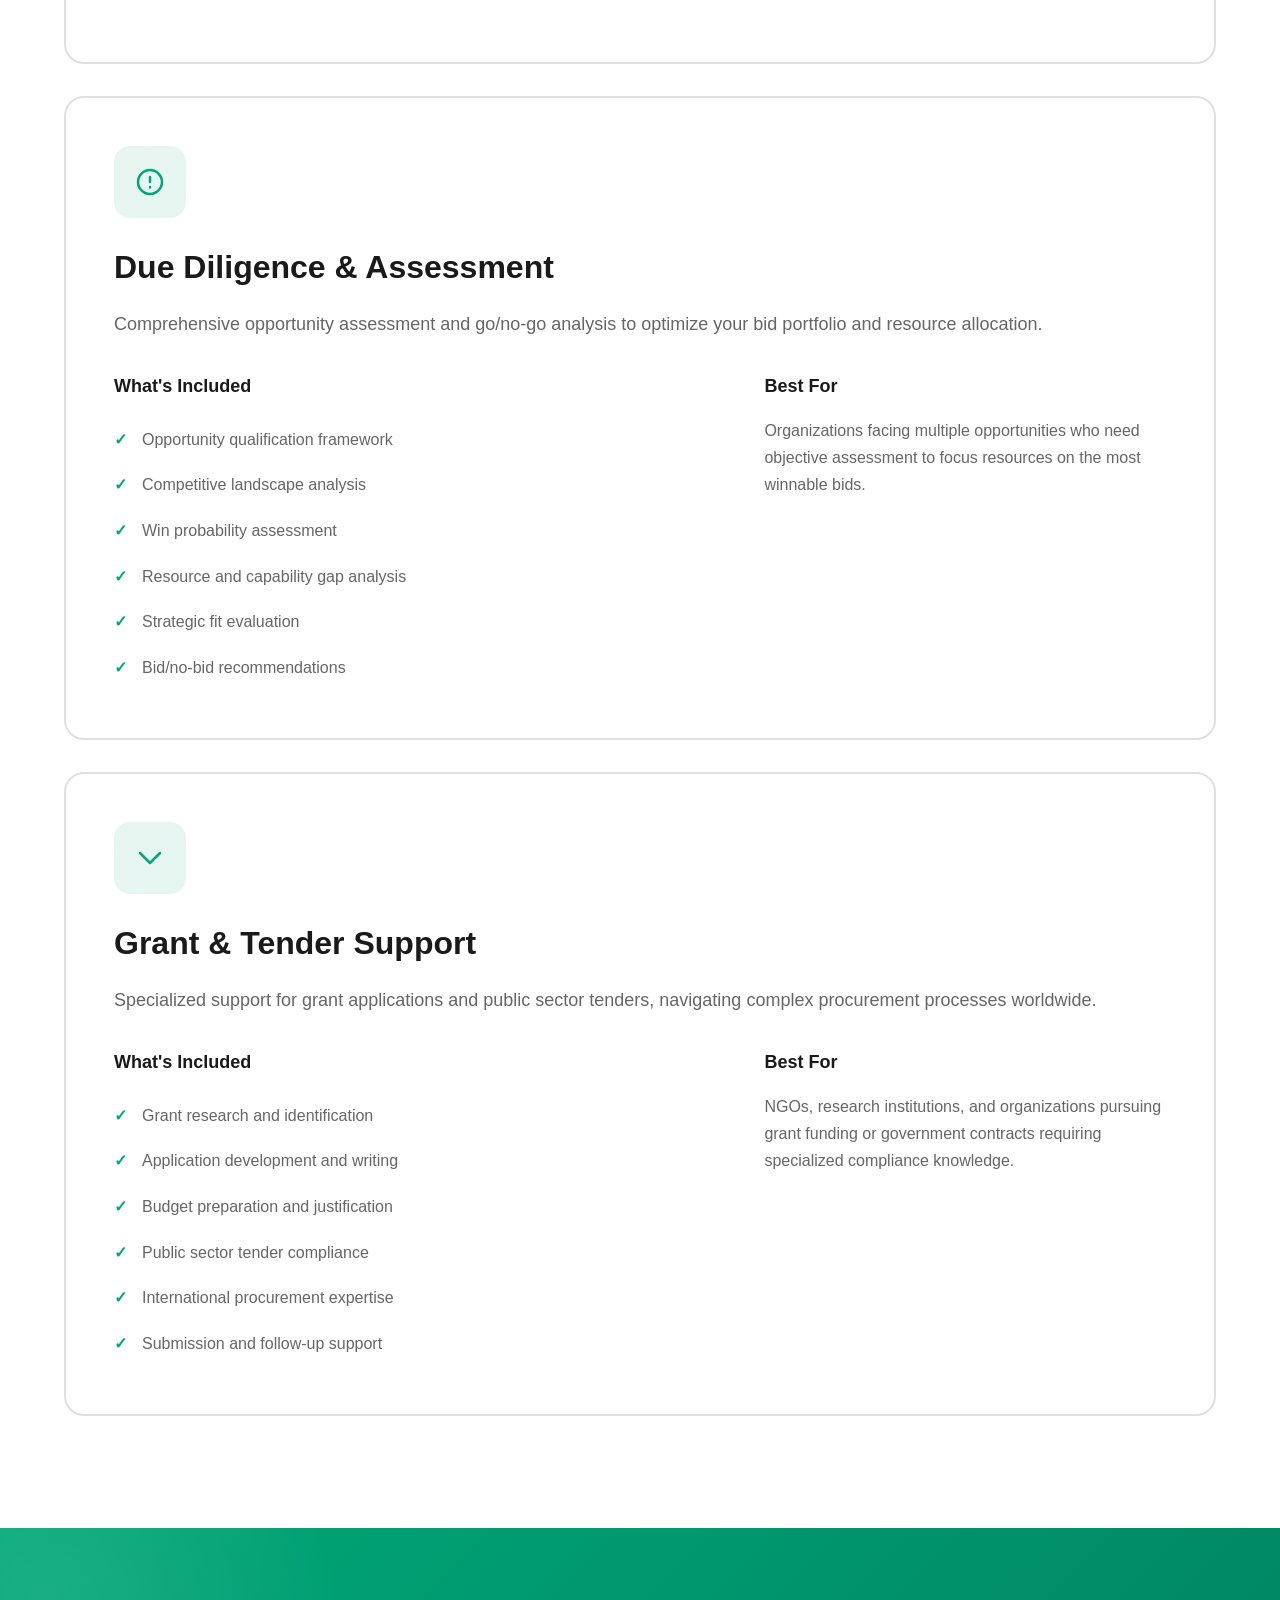
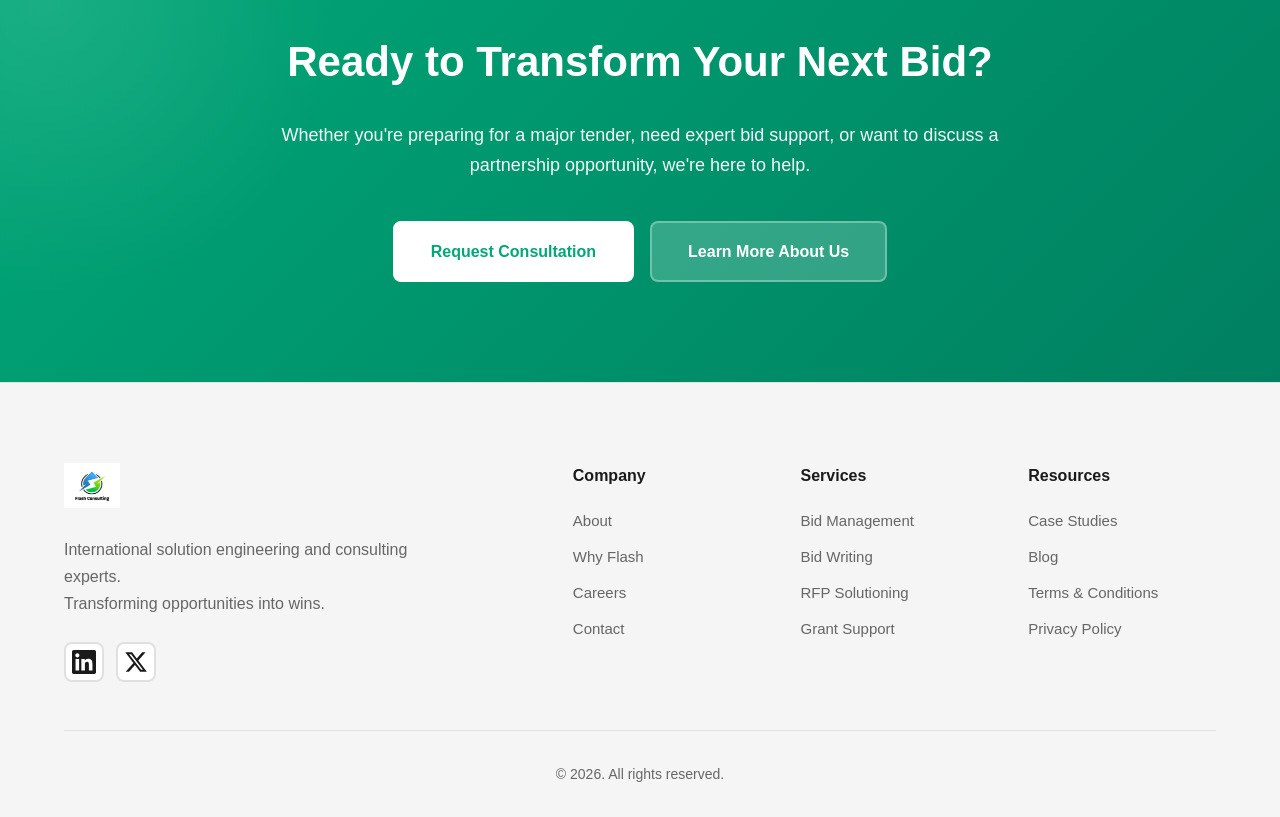
<file: services.html>
<!DOCTYPE html>
<html lang="en">
<head>
    <meta charset="UTF-8">
    <meta name="viewport" content="width=device-width, initial-scale=1.0">
    <title>Our Services | FLASH Consulting</title>
    <meta name="description" content="Comprehensive bid management and consulting services for international organizations.">
    <link rel="stylesheet" href="styles.css">
    <link rel="stylesheet" href="pages.css">
</head>
<body>
    <!-- Navigation -->
    <nav class="navbar">
        <div class="container">
            <a href="index.html" class="logo">
                <img src="flash-logo.png" alt="FLASH Consulting" class="logo-img">
            </a>
            <div class="nav-links">
                <a href="index.html">Home</a>
                <a href="services.html">Services</a>
                <a href="why-flash.html">Why Flash</a>
                <a href="about.html">About</a>
                <a href="contact.html">Contact</a>
            </div>
            <div class="nav-cta">
                <a href="contact.html" class="btn-primary">Get in Touch</a>
            </div>
            <button class="mobile-menu-toggle" aria-label="Toggle menu">
                <span></span>
                <span></span>
                <span></span>
            </button>
        </div>
    </nav>

    <!-- Page Header -->
    <section class="page-hero">
        <div class="container">
            <p class="page-label">OUR EXPERTISE</p>
            <h1>Comprehensive Bid Management & Consulting Services</h1>
            <p class="page-subtitle">From standalone bid writing to full-cycle management, we provide modular solutions tailored to your specific needs.</p>
        </div>
    </section>

    <!-- Services Detail -->
    <section class="services-detail-section">
        <div class="container">
            
            <!-- Service 1 -->
            <div class="service-detail-card">
                <div class="service-detail-icon">
                    <svg width="40" height="40" viewBox="0 0 40 40" fill="none">
                        <rect x="6" y="10" width="28" height="22" rx="2" stroke="currentColor" stroke-width="2.5"/>
                        <path d="M6 15h28M15 10v6M25 10v6" stroke="currentColor" stroke-width="2.5"/>
                    </svg>
                </div>
                <h2>Bid Management Services</h2>
                <p class="service-summary">End-to-end bid management from opportunity identification to final submission, ensuring compliance and competitiveness.</p>
                
                <div class="service-details-grid">
                    <div class="detail-block">
                        <h3>What's Included</h3>
                        <ul>
                            <li>Opportunity assessment and go/no-go analysis</li>
                            <li>Bid strategy development and planning</li>
                            <li>Team coordination and project management</li>
                            <li>Compliance review and quality assurance</li>
                            <li>Submission management and tracking</li>
                            <li>Post-submission debrief and lessons learned</li>
                        </ul>
                    </div>
                    <div class="detail-block">
                        <h3>Best For</h3>
                        <p>Organizations handling multiple complex tenders simultaneously who need dedicated bid management expertise without the overhead of full-time hires.</p>
                    </div>
                </div>
            </div>

            <!-- Service 2 -->
            <div class="service-detail-card">
                <div class="service-detail-icon">
                    <svg width="40" height="40" viewBox="0 0 40 40" fill="none">
                        <path d="M10 25l7.5-7.5 5 5 10-10M32.5 12.5v7.5M32.5 12.5h-7.5" stroke="currentColor" stroke-width="2.5" stroke-linecap="round"/>
                    </svg>
                </div>
                <h2>Bid Writing</h2>
                <p class="service-summary">Compelling, strategically crafted proposals that articulate your value proposition and differentiate your offering.</p>
                
                <div class="service-details-grid">
                    <div class="detail-block">
                        <h3>What's Included</h3>
                        <ul>
                            <li>Win theme development</li>
                            <li>Executive summary and cover letters</li>
                            <li>Technical approach and methodology</li>
                            <li>Management and organizational sections</li>
                            <li>Past performance and case studies</li>
                            <li>Pricing narrative and justification</li>
                        </ul>
                    </div>
                    <div class="detail-block">
                        <h3>Best For</h3>
                        <p>Companies with strong technical capabilities who need expert writing to effectively communicate their solutions and competitive advantages to evaluators.</p>
                    </div>
                </div>
            </div>

            <!-- Service 3 -->
            <div class="service-detail-card">
                <div class="service-detail-icon">
                    <svg width="40" height="40" viewBox="0 0 40 40" fill="none">
                        <circle cx="20" cy="20" r="12" stroke="currentColor" stroke-width="2.5"/>
                        <path d="M20 14v6l4 4" stroke="currentColor" stroke-width="2.5" stroke-linecap="round"/>
                    </svg>
                </div>
                <h2>Bid Design & Presentation</h2>
                <p class="service-summary">Professional visual design and formatting that enhances readability and makes a lasting impression on evaluators.</p>
                
                <div class="service-details-grid">
                    <div class="detail-block">
                        <h3>What's Included</h3>
                        <ul>
                            <li>Professional document design and branding</li>
                            <li>Custom graphics and infographics</li>
                            <li>Process diagrams and flowcharts</li>
                            <li>Page layout and typography</li>
                            <li>Consistent formatting and style</li>
                            <li>Final production and PDF generation</li>
                        </ul>
                    </div>
                    <div class="detail-block">
                        <h3>Best For</h3>
                        <p>Organizations looking to elevate their proposal presentation quality and stand out visually in competitive evaluation processes.</p>
                    </div>
                </div>
            </div>

            <!-- Service 4 -->
            <div class="service-detail-card">
                <div class="service-detail-icon">
                    <svg width="40" height="40" viewBox="0 0 40 40" fill="none">
                        <rect x="8" y="8" width="24" height="24" rx="2" stroke="currentColor" stroke-width="2.5"/>
                        <path d="M8 15h24M15 8v8M25 8v8" stroke="currentColor" stroke-width="2.5"/>
                    </svg>
                </div>
                <h2>RFP / RFI Solutioning</h2>
                <p class="service-summary">Strategic response development for complex RFPs and RFIs, aligning technical solutions with client requirements.</p>
                
                <div class="service-details-grid">
                    <div class="detail-block">
                        <h3>What's Included</h3>
                        <ul>
                            <li>Requirements analysis and decomposition</li>
                            <li>Solution architecture and design</li>
                            <li>Technical approach development</li>
                            <li>Integration and migration planning</li>
                            <li>Risk assessment and mitigation</li>
                            <li>Compliance matrix and cross-referencing</li>
                        </ul>
                    </div>
                    <div class="detail-block">
                        <h3>Best For</h3>
                        <p>Technology providers and system integrators responding to complex RFPs requiring detailed technical solutions and architectural designs.</p>
                    </div>
                </div>
            </div>

            <!-- Service 5 -->
            <div class="service-detail-card">
                <div class="service-detail-icon">
                    <svg width="40" height="40" viewBox="0 0 40 40" fill="none">
                        <circle cx="20" cy="20" r="12" stroke="currentColor" stroke-width="2.5"/>
                        <path d="M20 15v5M20 25v.5" stroke="currentColor" stroke-width="2.5" stroke-linecap="round"/>
                    </svg>
                </div>
                <h2>Due Diligence & Assessment</h2>
                <p class="service-summary">Comprehensive opportunity assessment and go/no-go analysis to optimize your bid portfolio and resource allocation.</p>
                
                <div class="service-details-grid">
                    <div class="detail-block">
                        <h3>What's Included</h3>
                        <ul>
                            <li>Opportunity qualification framework</li>
                            <li>Competitive landscape analysis</li>
                            <li>Win probability assessment</li>
                            <li>Resource and capability gap analysis</li>
                            <li>Strategic fit evaluation</li>
                            <li>Bid/no-bid recommendations</li>
                        </ul>
                    </div>
                    <div class="detail-block">
                        <h3>Best For</h3>
                        <p>Organizations facing multiple opportunities who need objective assessment to focus resources on the most winnable bids.</p>
                    </div>
                </div>
            </div>

            <!-- Service 6 -->
            <div class="service-detail-card">
                <div class="service-detail-icon">
                    <svg width="40" height="40" viewBox="0 0 40 40" fill="none">
                        <path d="M10 15l10 10 10-10" stroke="currentColor" stroke-width="2.5" stroke-linecap="round" stroke-linejoin="round"/>
                    </svg>
                </div>
                <h2>Grant & Tender Support</h2>
                <p class="service-summary">Specialized support for grant applications and public sector tenders, navigating complex procurement processes worldwide.</p>
                
                <div class="service-details-grid">
                    <div class="detail-block">
                        <h3>What's Included</h3>
                        <ul>
                            <li>Grant research and identification</li>
                            <li>Application development and writing</li>
                            <li>Budget preparation and justification</li>
                            <li>Public sector tender compliance</li>
                            <li>International procurement expertise</li>
                            <li>Submission and follow-up support</li>
                        </ul>
                    </div>
                    <div class="detail-block">
                        <h3>Best For</h3>
                        <p>NGOs, research institutions, and organizations pursuing grant funding or government contracts requiring specialized compliance knowledge.</p>
                    </div>
                </div>
            </div>

        </div>
    </section>

    <!-- CTA Section -->
    <section class="cta-section">
        <div class="container">
            <div class="cta-content">
                <h2>Ready to Transform Your Next Bid?</h2>
                <p>Whether you're preparing for a major tender, need expert bid support, or want to discuss a partnership opportunity, we're here to help.</p>
                <div class="cta-buttons">
                    <a href="contact.html" class="btn-primary btn-large">Request Consultation</a>
                    <a href="about.html" class="btn-secondary-light btn-large">Learn More About Us</a>
                </div>
            </div>
        </div>
    </section>

    <!-- Footer -->
    <footer class="footer">
        <div class="container">
            <div class="footer-content">
                <div class="footer-brand">
                    <img src="flash-logo.png" alt="FLASH Consulting" class="footer-logo">
                    <p>International solution engineering and consulting experts.<br>Transforming opportunities into wins.</p>
                    <div class="social-links">
                        <a href="#" aria-label="LinkedIn">
                            <svg width="24" height="24" viewBox="0 0 24 24" fill="currentColor">
                                <path d="M20.447 20.452h-3.554v-5.569c0-1.328-.027-3.037-1.852-3.037-1.853 0-2.136 1.445-2.136 2.939v5.667H9.351V9h3.414v1.561h.046c.477-.9 1.637-1.85 3.37-1.85 3.601 0 4.267 2.37 4.267 5.455v6.286zM5.337 7.433c-1.144 0-2.063-.926-2.063-2.065 0-1.138.92-2.063 2.063-2.063 1.14 0 2.064.925 2.064 2.063 0 1.139-.925 2.065-2.064 2.065zm1.782 13.019H3.555V9h3.564v11.452zM22.225 0H1.771C.792 0 0 .774 0 1.729v20.542C0 23.227.792 24 1.771 24h20.451C23.2 24 24 23.227 24 22.271V1.729C24 .774 23.2 0 22.222 0h.003z"/>
                            </svg>
                        </a>
                        <a href="#" aria-label="Twitter">
                            <svg width="24" height="24" viewBox="0 0 24 24" fill="currentColor">
                                <path d="M18.244 2.25h3.308l-7.227 8.26 8.502 11.24H16.17l-5.214-6.817L4.99 21.75H1.68l7.73-8.835L1.254 2.25H8.08l4.713 6.231zm-1.161 17.52h1.833L7.084 4.126H5.117z"/>
                            </svg>
                        </a>
                    </div>
                </div>
                <div class="footer-links">
                    <div class="footer-column">
                        <h4>Company</h4>
                        <a href="about.html">About</a>
                        <a href="why-flash.html">Why Flash</a>
                        <a href="#">Careers</a>
                        <a href="contact.html">Contact</a>
                    </div>
                    <div class="footer-column">
                        <h4>Services</h4>
                        <a href="services.html">Bid Management</a>
                        <a href="services.html">Bid Writing</a>
                        <a href="services.html">RFP Solutioning</a>
                        <a href="services.html">Grant Support</a>
                    </div>
                    <div class="footer-column">
                        <h4>Resources</h4>
                        <a href="#">Case Studies</a>
                        <a href="#">Blog</a>
                        <a href="#">Terms & Conditions</a>
                        <a href="#">Privacy Policy</a>
                    </div>
                </div>
            </div>
            <div class="footer-bottom">
                <p>&copy; 2026. All rights reserved.</p>
            </div>
        </div>
    </footer>

    <script src="script.js"></script>
</body>
</html>
</file>
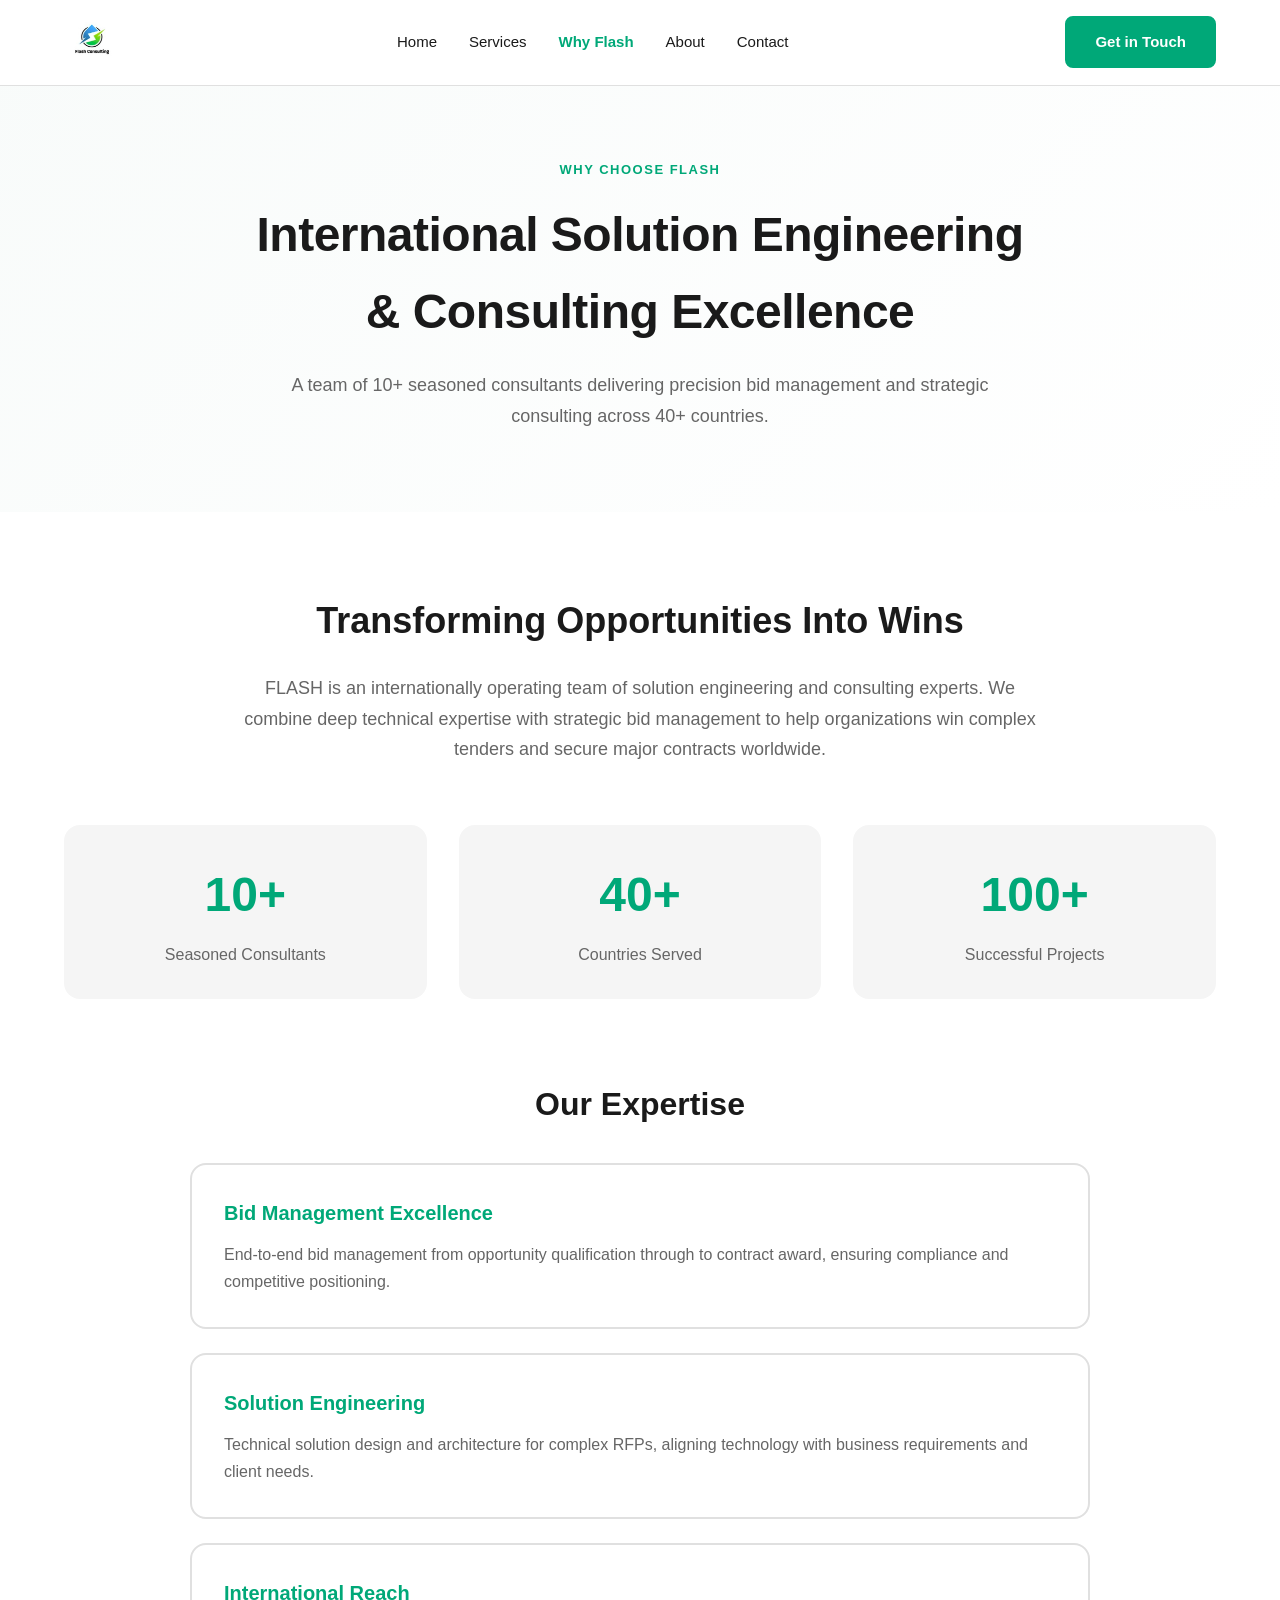
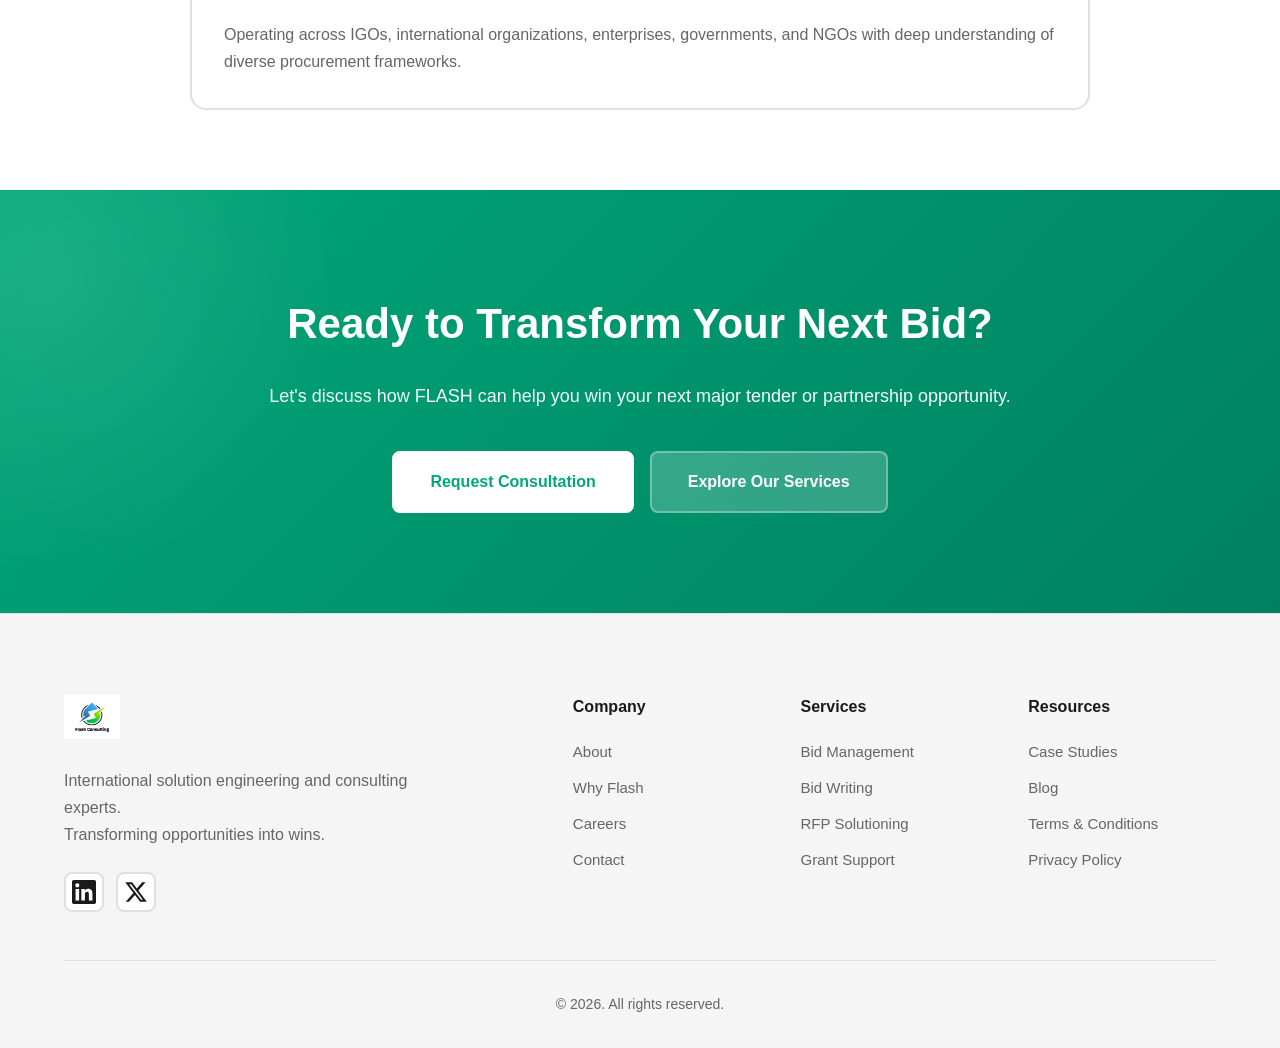
<file: why-flash.html>
<!DOCTYPE html>
<html lang="en">
<head>
    <meta charset="UTF-8">
    <meta name="viewport" content="width=device-width, initial-scale=1.0">
    <title>Why Choose FLASH | FLASH Consulting</title>
    <link rel="stylesheet" href="styles.css">
    <link rel="stylesheet" href="pages.css">
</head>
<body>
    <nav class="navbar">
        <div class="container">
            <a href="index.html" class="logo">
                <img src="flash-logo.png" alt="FLASH Consulting" class="logo-img">
            </a>
            <div class="nav-links">
                <a href="index.html">Home</a>
                <a href="services.html">Services</a>
                <a href="why-flash.html">Why Flash</a>
                <a href="about.html">About</a>
                <a href="contact.html">Contact</a>
            </div>
            <div class="nav-cta">
                <a href="contact.html" class="btn-primary">Get in Touch</a>
            </div>
            <button class="mobile-menu-toggle" aria-label="Toggle menu">
                <span></span><span></span><span></span>
            </button>
        </div>
    </nav>

    <section class="page-hero">
        <div class="container">
            <p class="page-label">WHY CHOOSE FLASH</p>
            <h1>International Solution Engineering & Consulting Excellence</h1>
            <p class="page-subtitle">A team of 10+ seasoned consultants delivering precision bid management and strategic consulting across 40+ countries.</p>
        </div>
    </section>

    <section class="about-content" style="padding: 80px 0;">
        <div class="container">
            <div class="about-intro" style="max-width: 800px; margin: 0 auto 60px; text-align: center;">
                <h2 style="font-size: 36px; margin-bottom: 24px;">Transforming Opportunities Into Wins</h2>
                <p style="font-size: 18px; color: var(--gray-text); line-height: 1.7;">FLASH is an internationally operating team of solution engineering and consulting experts. We combine deep technical expertise with strategic bid management to help organizations win complex tenders and secure major contracts worldwide.</p>
            </div>

            <div style="display: grid; grid-template-columns: repeat(auto-fit, minmax(250px, 1fr)); gap: 32px; margin-bottom: 80px;">
                <div style="text-align: center; padding: 32px; background: var(--light-gray); border-radius: 16px;">
                    <div style="font-size: 48px; font-weight: 700; color: var(--primary-green); margin-bottom: 8px;">10+</div>
                    <div style="color: var(--gray-text);">Seasoned Consultants</div>
                </div>
                <div style="text-align: center; padding: 32px; background: var(--light-gray); border-radius: 16px;">
                    <div style="font-size: 48px; font-weight: 700; color: var(--primary-green); margin-bottom: 8px;">40+</div>
                    <div style="color: var(--gray-text);">Countries Served</div>
                </div>
                <div style="text-align: center; padding: 32px; background: var(--light-gray); border-radius: 16px;">
                    <div style="font-size: 48px; font-weight: 700; color: var(--primary-green); margin-bottom: 8px;">100+</div>
                    <div style="color: var(--gray-text);">Successful Projects</div>
                </div>
            </div>

            <div style="max-width: 900px; margin: 0 auto;">
                <h2 style="font-size: 32px; margin-bottom: 32px; text-align: center;">Our Expertise</h2>
                <div style="display: grid; gap: 24px;">
                    <div style="padding: 32px; border: 2px solid var(--border-color); border-radius: 16px;">
                        <h3 style="font-size: 20px; margin-bottom: 12px; color: var(--primary-green);">Bid Management Excellence</h3>
                        <p style="color: var(--gray-text); line-height: 1.7;">End-to-end bid management from opportunity qualification through to contract award, ensuring compliance and competitive positioning.</p>
                    </div>
                    <div style="padding: 32px; border: 2px solid var(--border-color); border-radius: 16px;">
                        <h3 style="font-size: 20px; margin-bottom: 12px; color: var(--primary-green);">Solution Engineering</h3>
                        <p style="color: var(--gray-text); line-height: 1.7;">Technical solution design and architecture for complex RFPs, aligning technology with business requirements and client needs.</p>
                    </div>
                    <div style="padding: 32px; border: 2px solid var(--border-color); border-radius: 16px;">
                        <h3 style="font-size: 20px; margin-bottom: 12px; color: var(--primary-green);">International Reach</h3>
                        <p style="color: var(--gray-text); line-height: 1.7;">Operating across IGOs, international organizations, enterprises, governments, and NGOs with deep understanding of diverse procurement frameworks.</p>
                    </div>
                </div>
            </div>
        </div>
    </section>

    <section class="cta-section">
        <div class="container">
            <div class="cta-content">
                <h2>Ready to Transform Your Next Bid?</h2>
                <p>Let's discuss how FLASH can help you win your next major tender or partnership opportunity.</p>
                <div class="cta-buttons">
                    <a href="contact.html" class="btn-primary btn-large">Request Consultation</a>
                    <a href="services.html" class="btn-secondary-light btn-large">Explore Our Services</a>
                </div>
            </div>
        </div>
    </section>

    <footer class="footer">
        <div class="container">
            <div class="footer-content">
                <div class="footer-brand">
                    <img src="flash-logo.png" alt="FLASH Consulting" class="footer-logo">
                    <p>International solution engineering and consulting experts.<br>Transforming opportunities into wins.</p>
                    <div class="social-links">
                        <a href="#" aria-label="LinkedIn"><svg width="24" height="24" viewBox="0 0 24 24" fill="currentColor"><path d="M20.447 20.452h-3.554v-5.569c0-1.328-.027-3.037-1.852-3.037-1.853 0-2.136 1.445-2.136 2.939v5.667H9.351V9h3.414v1.561h.046c.477-.9 1.637-1.85 3.37-1.85 3.601 0 4.267 2.37 4.267 5.455v6.286zM5.337 7.433c-1.144 0-2.063-.926-2.063-2.065 0-1.138.92-2.063 2.063-2.063 1.14 0 2.064.925 2.064 2.063 0 1.139-.925 2.065-2.064 2.065zm1.782 13.019H3.555V9h3.564v11.452zM22.225 0H1.771C.792 0 0 .774 0 1.729v20.542C0 23.227.792 24 1.771 24h20.451C23.2 24 24 23.227 24 22.271V1.729C24 .774 23.2 0 22.222 0h.003z"/></svg></a>
                        <a href="#" aria-label="Twitter"><svg width="24" height="24" viewBox="0 0 24 24" fill="currentColor"><path d="M18.244 2.25h3.308l-7.227 8.26 8.502 11.24H16.17l-5.214-6.817L4.99 21.75H1.68l7.73-8.835L1.254 2.25H8.08l4.713 6.231zm-1.161 17.52h1.833L7.084 4.126H5.117z"/></svg></a>
                    </div>
                </div>
                <div class="footer-links">
                    <div class="footer-column">
                        <h4>Company</h4>
                        <a href="about.html">About</a>
                        <a href="why-flash.html">Why Flash</a>
                        <a href="#">Careers</a>
                        <a href="contact.html">Contact</a>
                    </div>
                    <div class="footer-column">
                        <h4>Services</h4>
                        <a href="services.html">Bid Management</a>
                        <a href="services.html">Bid Writing</a>
                        <a href="services.html">RFP Solutioning</a>
                        <a href="services.html">Grant Support</a>
                    </div>
                    <div class="footer-column">
                        <h4>Resources</h4>
                        <a href="#">Case Studies</a>
                        <a href="#">Blog</a>
                        <a href="#">Terms & Conditions</a>
                        <a href="#">Privacy Policy</a>
                    </div>
                </div>
            </div>
            <div class="footer-bottom">
                <p>&copy; 2026. All rights reserved.</p>
            </div>
        </div>
    </footer>

    <script src="script.js"></script>
</body>
</html>
</file>
<file: styles.css>
/* Reset and Base Styles */
* {
    margin: 0;
    padding: 0;
    box-sizing: border-box;
}

:root {
    --primary-blue: #3B9FD8;
    --primary-green: #00A878;
    --dark-green: #008060;
    --light-green: #E8F5F1;
    --dark-text: #1a1a1a;
    --gray-text: #666666;
    --light-gray: #f5f5f5;
    --white: #ffffff;
    --border-color: #e0e0e0;
}

body {
    font-family: -apple-system, BlinkMacSystemFont, 'Segoe UI', Roboto, 'Helvetica Neue', Arial, sans-serif;
    line-height: 1.6;
    color: var(--dark-text);
    background-color: var(--white);
    overflow-x: hidden;
}

.container {
    max-width: 1200px;
    margin: 0 auto;
    padding: 0 24px;
}

/* Navigation */
.navbar {
    position: fixed;
    top: 0;
    left: 0;
    right: 0;
    background: rgba(255, 255, 255, 0.98);
    backdrop-filter: blur(10px);
    border-bottom: 1px solid var(--border-color);
    z-index: 1000;
    padding: 16px 0;
}

.navbar .container {
    display: flex;
    justify-content: space-between;
    align-items: center;
}

.logo-img {
    height: 45px;
    width: auto;
}

.nav-links {
    display: flex;
    gap: 32px;
    align-items: center;
}

.nav-links a {
    color: var(--dark-text);
    text-decoration: none;
    font-size: 15px;
    font-weight: 500;
    transition: color 0.2s;
}

.nav-links a:hover {
    color: var(--primary-green);
}

.nav-cta {
    display: flex;
    gap: 12px;
}

.mobile-menu-toggle {
    display: none;
    flex-direction: column;
    gap: 4px;
    background: none;
    border: none;
    cursor: pointer;
    padding: 8px;
}

.mobile-menu-toggle span {
    width: 24px;
    height: 2px;
    background: var(--dark-text);
    transition: all 0.3s;
}

/* Buttons */
.btn-primary {
    background: var(--primary-green);
    color: var(--white);
    padding: 12px 28px;
    border-radius: 8px;
    text-decoration: none;
    font-size: 15px;
    font-weight: 600;
    display: inline-block;
    transition: all 0.3s;
    border: 2px solid var(--primary-green);
}

.btn-primary:hover {
    background: var(--dark-green);
    border-color: var(--dark-green);
    transform: translateY(-1px);
    box-shadow: 0 4px 12px rgba(0, 168, 120, 0.3);
}

.btn-secondary {
    background: transparent;
    color: var(--dark-text);
    padding: 12px 28px;
    border-radius: 8px;
    text-decoration: none;
    font-size: 15px;
    font-weight: 600;
    display: inline-block;
    transition: all 0.3s;
    border: 2px solid var(--border-color);
}

.btn-secondary:hover {
    border-color: var(--primary-green);
    color: var(--primary-green);
}

.btn-secondary-light {
    background: rgba(255, 255, 255, 0.2);
    color: var(--white);
    padding: 12px 28px;
    border-radius: 8px;
    text-decoration: none;
    font-size: 15px;
    font-weight: 600;
    display: inline-block;
    transition: all 0.3s;
    border: 2px solid rgba(255, 255, 255, 0.3);
}

.btn-secondary-light:hover {
    background: rgba(255, 255, 255, 0.3);
    border-color: var(--white);
}

.btn-large {
    padding: 16px 36px;
    font-size: 16px;
}

/* Hero Section */
.hero {
    padding: 140px 0 100px;
    background: linear-gradient(135deg, #f8fbfa 0%, #ffffff 50%, #f0f9f6 100%);
    position: relative;
    overflow: hidden;
}

.hero::before {
    content: '';
    position: absolute;
    top: -50%;
    right: -20%;
    width: 800px;
    height: 800px;
    background: radial-gradient(circle, rgba(0, 168, 120, 0.08) 0%, transparent 70%);
    border-radius: 50%;
}

.hero-content {
    max-width: 900px;
    margin: 0 auto;
    text-align: center;
    position: relative;
    z-index: 1;
}

.hero-badge {
    display: inline-block;
    background: var(--light-green);
    color: var(--primary-green);
    padding: 8px 20px;
    border-radius: 20px;
    font-size: 14px;
    font-weight: 600;
    margin-bottom: 32px;
}

.hero h1 {
    font-size: 60px;
    font-weight: 700;
    line-height: 1.1;
    margin-bottom: 28px;
    letter-spacing: -1.5px;
    color: var(--dark-text);
}

.gradient-text {
    background: linear-gradient(135deg, var(--primary-green) 0%, var(--primary-blue) 100%);
    -webkit-background-clip: text;
    -webkit-text-fill-color: transparent;
    background-clip: text;
}

.hero-subtitle {
    font-size: 20px;
    color: var(--gray-text);
    line-height: 1.7;
    margin-bottom: 40px;
    max-width: 750px;
    margin-left: auto;
    margin-right: auto;
}

.hero-stats {
    display: flex;
    justify-content: center;
    gap: 40px;
    margin-bottom: 48px;
    flex-wrap: wrap;
}

.stat-item {
    display: flex;
    align-items: center;
    gap: 8px;
}

.stat-icon {
    width: 24px;
    height: 24px;
    background: var(--primary-green);
    color: var(--white);
    border-radius: 50%;
    display: flex;
    align-items: center;
    justify-content: center;
    font-size: 14px;
    font-weight: 700;
}

.stat-text {
    font-size: 15px;
    font-weight: 500;
    color: var(--dark-text);
}

.hero-buttons {
    display: flex;
    gap: 16px;
    justify-content: center;
    flex-wrap: wrap;
}

/* Trusted By Section */
.trusted-section {
    padding: 60px 0;
    background: var(--light-gray);
    border-top: 1px solid var(--border-color);
    border-bottom: 1px solid var(--border-color);
}

.trusted-label {
    text-align: center;
    font-size: 13px;
    font-weight: 600;
    color: var(--gray-text);
    letter-spacing: 1px;
    margin-bottom: 32px;
}

.trusted-categories {
    display: flex;
    justify-content: center;
    gap: 32px;
    flex-wrap: wrap;
}

.category-badge {
    display: flex;
    align-items: baseline;
    gap: 2px;
    font-size: 20px;
    font-weight: 600;
}

.category-letter {
    color: var(--primary-green);
    font-size: 24px;
}

.category-name {
    color: var(--dark-text);
}

/* Section Styles */
.section-header {
    text-align: center;
    margin-bottom: 64px;
}

.section-label {
    font-size: 13px;
    font-weight: 700;
    color: var(--primary-green);
    letter-spacing: 1.5px;
    margin-bottom: 16px;
}

.section-header h2 {
    font-size: 42px;
    font-weight: 700;
    margin-bottom: 20px;
    letter-spacing: -0.5px;
    color: var(--dark-text);
}

.section-subtitle {
    font-size: 18px;
    color: var(--gray-text);
    max-width: 750px;
    margin: 0 auto;
    line-height: 1.7;
}

/* Services Overview */
.services-overview {
    padding: 100px 0;
}

.services-grid {
    display: grid;
    grid-template-columns: repeat(auto-fit, minmax(340px, 1fr));
    gap: 24px;
    margin-bottom: 48px;
}

.service-card {
    background: var(--white);
    border: 2px solid var(--border-color);
    border-radius: 16px;
    padding: 32px;
    transition: all 0.3s;
}

.service-card:hover {
    border-color: var(--primary-green);
    transform: translateY(-4px);
    box-shadow: 0 8px 24px rgba(0, 168, 120, 0.12);
}

.service-card.highlighted {
    background: linear-gradient(135deg, var(--light-green) 0%, rgba(0, 168, 120, 0.05) 100%);
    border-color: var(--primary-green);
}

.service-icon {
    width: 56px;
    height: 56px;
    background: var(--light-green);
    color: var(--primary-green);
    border-radius: 12px;
    display: flex;
    align-items: center;
    justify-content: center;
    margin-bottom: 20px;
}

.service-card h3 {
    font-size: 20px;
    font-weight: 600;
    margin-bottom: 12px;
    color: var(--dark-text);
}

.service-card p {
    color: var(--gray-text);
    line-height: 1.7;
    font-size: 15px;
}

.services-cta {
    text-align: center;
    margin-top: 48px;
}

/* Pre-Sales Section */
.presales-section {
    padding: 100px 0;
    background: linear-gradient(135deg, #f8fbfa 0%, #ffffff 100%);
}

.presales-steps {
    display: grid;
    grid-template-columns: repeat(auto-fit, minmax(300px, 1fr));
    gap: 32px;
}

.step-card {
    background: var(--white);
    padding: 40px 32px;
    border-radius: 16px;
    border: 2px solid var(--border-color);
    text-align: center;
    transition: all 0.3s;
}

.step-card:hover {
    transform: translateY(-4px);
    box-shadow: 0 8px 24px rgba(0, 168, 120, 0.12);
    border-color: var(--primary-green);
}

.step-number {
    width: 56px;
    height: 56px;
    background: linear-gradient(135deg, var(--primary-green) 0%, var(--primary-blue) 100%);
    color: var(--white);
    border-radius: 50%;
    display: flex;
    align-items: center;
    justify-content: center;
    font-size: 24px;
    font-weight: 700;
    margin: 0 auto 24px;
}

.step-card h3 {
    font-size: 22px;
    font-weight: 600;
    margin-bottom: 12px;
    color: var(--dark-text);
}

.step-card p {
    color: var(--gray-text);
    line-height: 1.7;
}

/* Why FLASH Section */
.why-flash-section {
    padding: 100px 0;
}

.why-flash-grid {
    display: grid;
    grid-template-columns: 1fr 1fr;
    gap: 80px;
    align-items: start;
}

.why-intro {
    font-size: 16px;
    color: var(--gray-text);
    margin-bottom: 40px;
    line-height: 1.7;
}

.advantages-list {
    display: flex;
    flex-direction: column;
    gap: 32px;
}

.advantage-item {
    display: flex;
    gap: 20px;
}

.advantage-icon {
    width: 48px;
    height: 48px;
    background: var(--light-green);
    color: var(--primary-green);
    border-radius: 12px;
    display: flex;
    align-items: center;
    justify-content: center;
    flex-shrink: 0;
}

.advantage-content h3 {
    font-size: 20px;
    font-weight: 600;
    margin-bottom: 8px;
    color: var(--dark-text);
}

.advantage-content p {
    color: var(--gray-text);
    line-height: 1.7;
    font-size: 15px;
}

/* Comparison Card */
.comparison-card {
    background: var(--white);
    border: 2px solid var(--border-color);
    border-radius: 20px;
    padding: 40px;
    box-shadow: 0 4px 24px rgba(0, 0, 0, 0.06);
    position: sticky;
    top: 100px;
}

.comparison-card h3 {
    font-size: 24px;
    font-weight: 700;
    margin-bottom: 32px;
    text-align: center;
    color: var(--dark-text);
}

.comparison-section {
    margin-bottom: 24px;
}

.comparison-label {
    font-size: 14px;
    font-weight: 600;
    color: var(--gray-text);
    margin-bottom: 16px;
    text-transform: uppercase;
    letter-spacing: 0.5px;
}

.comparison-items {
    background: var(--light-gray);
    padding: 20px;
    border-radius: 12px;
}

.comparison-item {
    display: flex;
    justify-content: space-between;
    padding: 12px 0;
    border-bottom: 1px solid var(--border-color);
}

.comparison-item:last-of-type {
    border-bottom: none;
}

.item-role {
    color: var(--dark-text);
    font-weight: 500;
}

.item-cost {
    color: var(--gray-text);
    font-weight: 600;
}

.comparison-divider {
    height: 1px;
    background: var(--border-color);
    margin: 16px 0;
}

.comparison-total {
    display: flex;
    justify-content: space-between;
    font-weight: 700;
    font-size: 16px;
    padding-top: 12px;
    color: var(--dark-text);
}

.total-amount {
    color: var(--primary-green);
}

.comparison-extras {
    margin-top: 16px;
    padding-top: 16px;
    border-top: 1px solid var(--border-color);
    font-size: 13px;
    color: var(--gray-text);
    line-height: 1.8;
}

.comparison-vs {
    text-align: center;
    font-weight: 700;
    font-size: 18px;
    color: var(--primary-green);
    margin: 24px 0;
}

.flash-option {
    background: linear-gradient(135deg, var(--light-green) 0%, rgba(0, 168, 120, 0.05) 100%);
    padding: 24px;
    border-radius: 12px;
}

.flash-benefits {
    display: flex;
    flex-direction: column;
    gap: 12px;
}

.benefit-item {
    display: flex;
    align-items: center;
    gap: 12px;
    font-size: 15px;
    color: var(--dark-text);
}

.benefit-item svg {
    color: var(--primary-green);
    flex-shrink: 0;
}

/* CTA Section */
.cta-section {
    padding: 100px 0;
    background: linear-gradient(135deg, var(--primary-green) 0%, var(--dark-green) 100%);
    color: var(--white);
    text-align: center;
    position: relative;
    overflow: hidden;
}

.cta-section::before {
    content: '';
    position: absolute;
    top: -50%;
    left: -20%;
    width: 600px;
    height: 600px;
    background: radial-gradient(circle, rgba(255, 255, 255, 0.1) 0%, transparent 70%);
    border-radius: 50%;
}

.cta-content {
    position: relative;
    z-index: 1;
    max-width: 800px;
    margin: 0 auto;
}

.cta-content h2 {
    font-size: 42px;
    font-weight: 700;
    margin-bottom: 24px;
}

.cta-content p {
    font-size: 18px;
    margin-bottom: 40px;
    opacity: 0.95;
    line-height: 1.7;
}

.cta-buttons {
    display: flex;
    gap: 16px;
    justify-content: center;
    flex-wrap: wrap;
}

.cta-section .btn-primary {
    background: var(--white);
    color: var(--primary-green);
    border-color: var(--white);
}

.cta-section .btn-primary:hover {
    background: transparent;
    color: var(--white);
    transform: translateY(-2px);
}

/* Footer */
.footer {
    background: var(--light-gray);
    padding: 80px 0 32px;
    border-top: 1px solid var(--border-color);
}

.footer-content {
    display: grid;
    grid-template-columns: 2fr 3fr;
    gap: 80px;
    margin-bottom: 48px;
}

.footer-brand {
    max-width: 350px;
}

.footer-logo {
    height: 45px;
    margin-bottom: 20px;
}

.footer-brand p {
    color: var(--gray-text);
    line-height: 1.7;
    margin-bottom: 24px;
}

.social-links {
    display: flex;
    gap: 12px;
}

.social-links a {
    width: 40px;
    height: 40px;
    background: var(--white);
    border: 2px solid var(--border-color);
    border-radius: 8px;
    display: flex;
    align-items: center;
    justify-content: center;
    color: var(--dark-text);
    transition: all 0.3s;
}

.social-links a:hover {
    background: var(--primary-green);
    border-color: var(--primary-green);
    color: var(--white);
    transform: translateY(-2px);
}

.footer-links {
    display: grid;
    grid-template-columns: repeat(3, 1fr);
    gap: 40px;
}

.footer-column h4 {
    font-size: 16px;
    font-weight: 600;
    margin-bottom: 20px;
    color: var(--dark-text);
}

.footer-column a {
    display: block;
    color: var(--gray-text);
    text-decoration: none;
    margin-bottom: 12px;
    font-size: 15px;
    transition: color 0.2s;
}

.footer-column a:hover {
    color: var(--primary-green);
}

.footer-bottom {
    text-align: center;
    padding-top: 32px;
    border-top: 1px solid var(--border-color);
}

.footer-bottom p {
    color: var(--gray-text);
    font-size: 14px;
}

/* Responsive Design */
@media (max-width: 992px) {
    .why-flash-grid {
        grid-template-columns: 1fr;
        gap: 60px;
    }

    .comparison-card {
        position: static;
    }

    .footer-content {
        grid-template-columns: 1fr;
        gap: 60px;
    }
}

@media (max-width: 768px) {
    .nav-links,
    .nav-cta {
        display: none;
    }
    
    .mobile-menu-toggle {
        display: flex;
    }
    
    .hero h1 {
        font-size: 40px;
    }
    
    .hero-subtitle {
        font-size: 18px;
    }
    
    .hero-stats {
        flex-direction: column;
        gap: 16px;
        align-items: center;
    }
    
    .section-header h2 {
        font-size: 32px;
    }
    
    .services-grid {
        grid-template-columns: 1fr;
    }

    .presales-steps {
        grid-template-columns: 1fr;
    }

    .footer-links {
        grid-template-columns: 1fr;
        gap: 32px;
    }

    .trusted-categories {
        gap: 20px;
        font-size: 16px;
    }

    .category-letter {
        font-size: 18px;
    }

    .cta-content h2 {
        font-size: 32px;
    }

    .cta-buttons {
        flex-direction: column;
    }
}
</file>
<file: pages.css>
/* Additional styles for inner pages */

.page-hero {
    padding: 160px 0 80px;
    background: linear-gradient(135deg, #f8fbfa 0%, #ffffff 100%);
    text-align: center;
}

.page-label {
    font-size: 13px;
    font-weight: 700;
    color: var(--primary-green);
    letter-spacing: 1.5px;
    margin-bottom: 16px;
}

.page-hero h1 {
    font-size: 48px;
    font-weight: 700;
    margin-bottom: 20px;
    letter-spacing: -0.5px;
    max-width: 800px;
    margin-left: auto;
    margin-right: auto;
}

.page-subtitle {
    font-size: 18px;
    color: var(--gray-text);
    max-width: 700px;
    margin: 0 auto;
    line-height: 1.7;
}

/* Services Detail */
.services-detail-section {
    padding: 80px 0;
}

.service-detail-card {
    background: var(--white);
    border: 2px solid var(--border-color);
    border-radius: 20px;
    padding: 48px;
    margin-bottom: 32px;
    transition: all 0.3s;
}

.service-detail-card:hover {
    border-color: var(--primary-green);
    box-shadow: 0 8px 32px rgba(0, 168, 120, 0.12);
}

.service-detail-icon {
    width: 72px;
    height: 72px;
    background: linear-gradient(135deg, var(--light-green) 0%, rgba(0, 168, 120, 0.1) 100%);
    color: var(--primary-green);
    border-radius: 16px;
    display: flex;
    align-items: center;
    justify-content: center;
    margin-bottom: 24px;
}

.service-detail-card h2 {
    font-size: 32px;
    font-weight: 700;
    margin-bottom: 16px;
}

.service-summary {
    font-size: 18px;
    color: var(--gray-text);
    margin-bottom: 32px;
    line-height: 1.7;
}

.service-details-grid {
    display: grid;
    grid-template-columns: 1.5fr 1fr;
    gap: 48px;
}

.detail-block h3 {
    font-size: 18px;
    font-weight: 600;
    margin-bottom: 16px;
    color: var(--dark-text);
}

.detail-block ul {
    list-style: none;
    padding: 0;
}

.detail-block li {
    padding: 10px 0;
    padding-left: 28px;
    position: relative;
    color: var(--gray-text);
    line-height: 1.6;
}

.detail-block li::before {
    content: '✓';
    position: absolute;
    left: 0;
    color: var(--primary-green);
    font-weight: 700;
}

.detail-block p {
    color: var(--gray-text);
    line-height: 1.7;
}

/* Contact Page */
.contact-section {
    padding: 80px 0;
}

.contact-grid {
    display: grid;
    grid-template-columns: 1.5fr 1fr;
    gap: 64px;
}

.contact-form-wrapper h2 {
    font-size: 32px;
    font-weight: 700;
    margin-bottom: 32px;
}

.contact-form {
    background: var(--light-gray);
    padding: 40px;
    border-radius: 16px;
}

.form-row {
    display: grid;
    grid-template-columns: 1fr 1fr;
    gap: 20px;
}

.form-group {
    margin-bottom: 24px;
}

.form-group label {
    display: block;
    font-weight: 600;
    margin-bottom: 8px;
    font-size: 14px;
    color: var(--dark-text);
}

.form-group input,
.form-group select,
.form-group textarea {
    width: 100%;
    padding: 14px 16px;
    border: 2px solid var(--border-color);
    border-radius: 8px;
    font-size: 15px;
    font-family: inherit;
    transition: border-color 0.2s;
    background: var(--white);
}

.form-group input:focus,
.form-group select:focus,
.form-group textarea:focus {
    outline: none;
    border-color: var(--primary-green);
}

.form-group textarea {
    resize: vertical;
    min-height: 120px;
}

.form-status {
    margin-top: 16px;
    padding: 12px;
    border-radius: 8px;
    text-align: center;
    font-weight: 500;
    display: none;
}

.form-status.success {
    display: block;
    background: var(--light-green);
    color: var(--dark-green);
}

.form-status.error {
    display: block;
    background: #ffe5e5;
    color: #c00;
}

.contact-info-cards {
    display: flex;
    flex-direction: column;
    gap: 24px;
}

.info-card {
    background: var(--white);
    border: 2px solid var(--border-color);
    border-radius: 16px;
    padding: 32px;
    transition: all 0.3s;
}

.info-card:hover {
    border-color: var(--primary-green);
    transform: translateY(-2px);
}

.info-card.highlight {
    background: linear-gradient(135deg, var(--light-green) 0%, rgba(0, 168, 120, 0.05) 100%);
    border-color: var(--primary-green);
}

.info-icon {
    width: 64px;
    height: 64px;
    background: var(--light-green);
    color: var(--primary-green);
    border-radius: 12px;
    display: flex;
    align-items: center;
    justify-content: center;
    margin-bottom: 20px;
}

.info-card h3 {
    font-size: 20px;
    font-weight: 600;
    margin-bottom: 12px;
}

.info-card p {
    color: var(--gray-text);
    margin-bottom: 20px;
    line-height: 1.6;
}

.email-link {
    color: var(--primary-green);
    text-decoration: none;
    font-weight: 600;
}

.email-link:hover {
    text-decoration: underline;
}

/* Responsive */
@media (max-width: 992px) {
    .service-details-grid {
        grid-template-columns: 1fr;
        gap: 32px;
    }

    .contact-grid {
        grid-template-columns: 1fr;
        gap: 48px;
    }
}

@media (max-width: 768px) {
    .page-hero h1 {
        font-size: 36px;
    }

    .service-detail-card {
        padding: 32px 24px;
    }

    .service-detail-card h2 {
        font-size: 26px;
    }

    .form-row {
        grid-template-columns: 1fr;
    }
}
</file>
